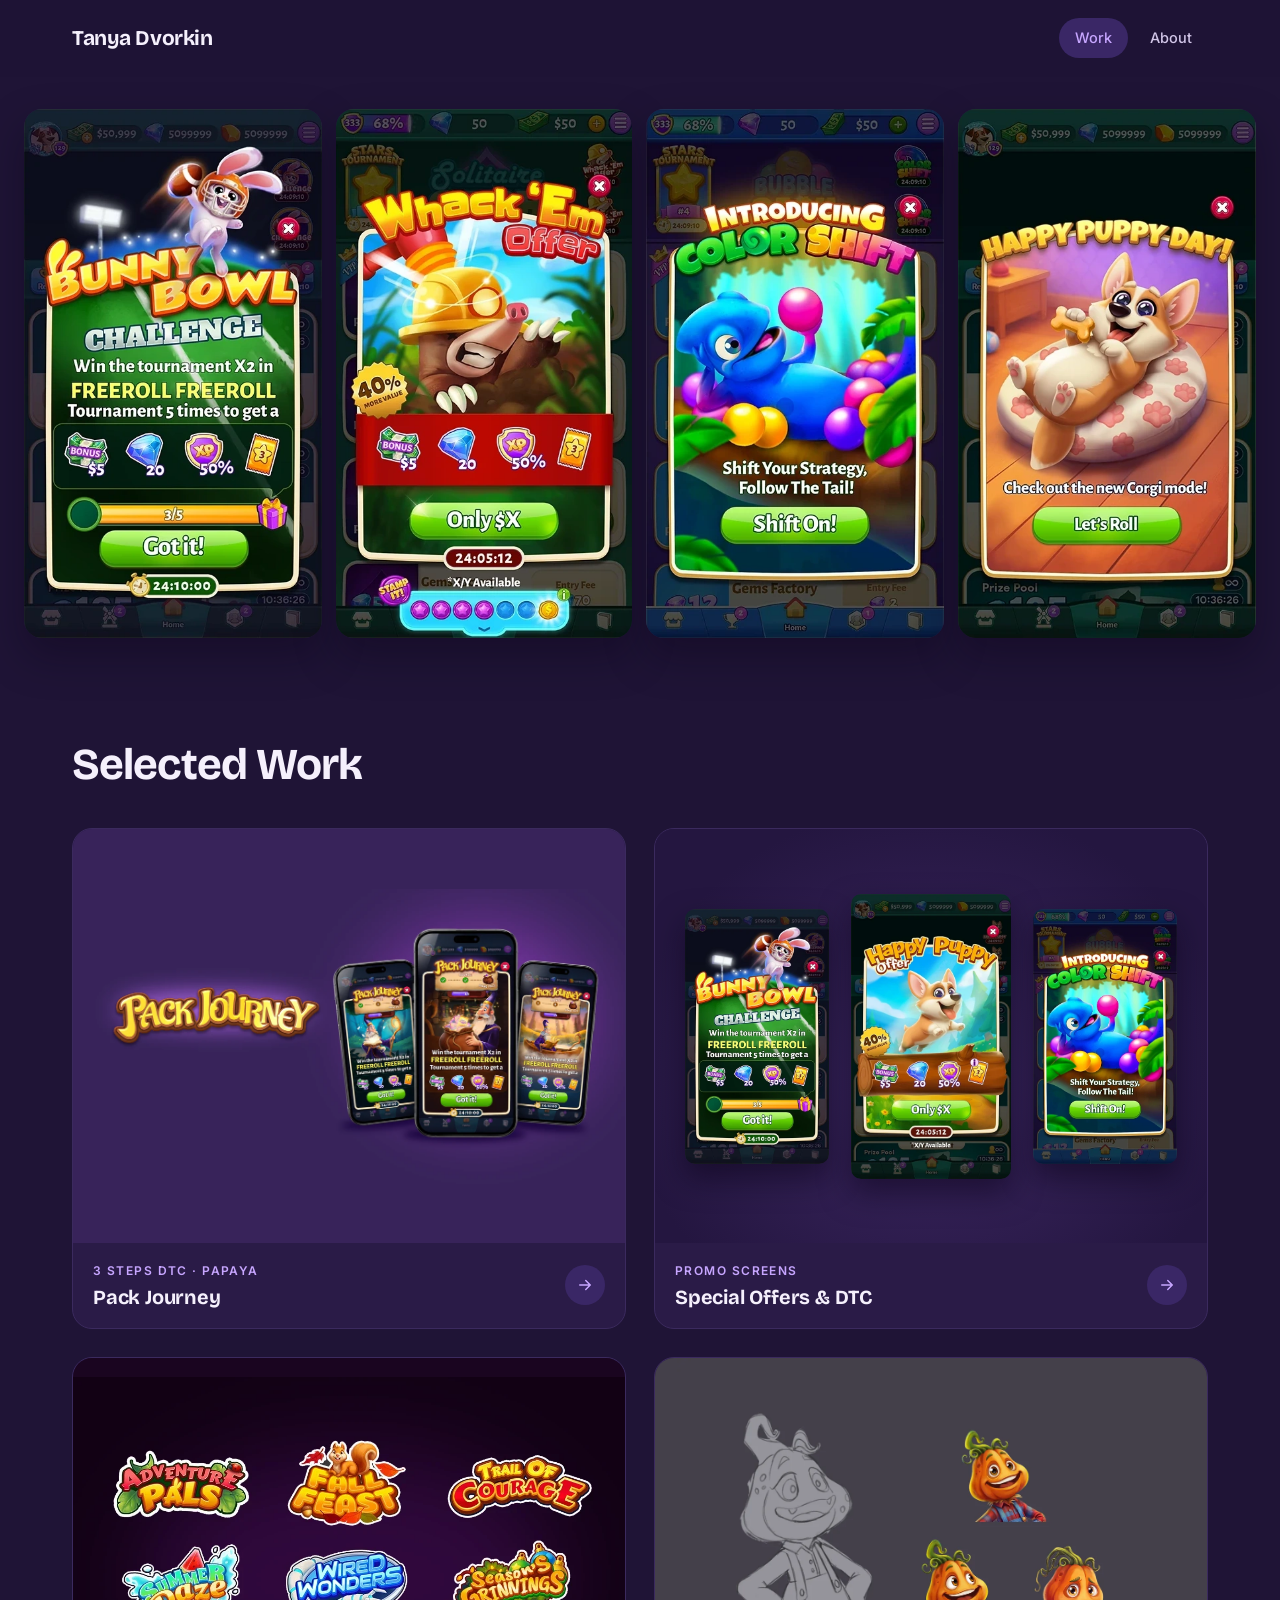
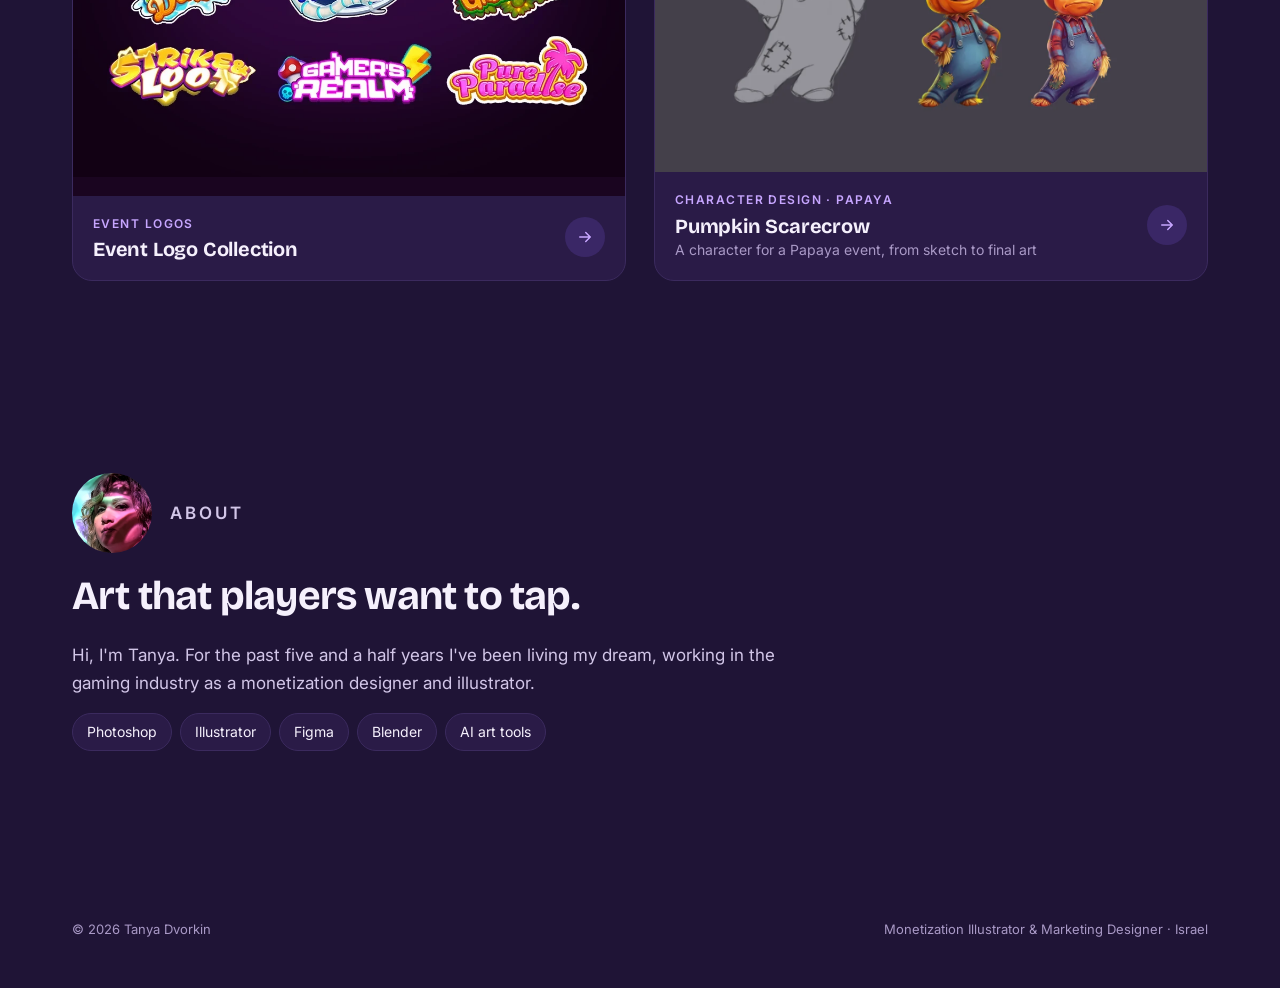
<file: index.html>
<!doctype html>
<html lang="en">
<head>
<meta charset="utf-8">
<meta name="viewport" content="width=device-width,initial-scale=1">
<title>Tanya Dvorkin — Monetization Illustrator & Marketing Designer</title>
<meta name="description" content="Tanya Dvorkin — Monetization Illustrator and Marketing Designer: event branding, offer art and marketing assets for casual mobile games.">
<meta property="og:title" content="Tanya Dvorkin — Monetization Illustrator & Marketing Designer">
<meta property="og:description" content="Tanya Dvorkin — Monetization Illustrator and Marketing Designer: event branding, offer art and marketing assets for casual mobile games.">
<meta name="theme-color" content="#1f1436">
<link rel="preconnect" href="https://fonts.googleapis.com">
<link rel="preconnect" href="https://fonts.gstatic.com" crossorigin>
<link href="https://fonts.googleapis.com/css2?family=Bricolage+Grotesque:opsz,wght@12..96,600;12..96,700;12..96,800&family=Inter:wght@400;500;600&display=swap" rel="stylesheet">
<link rel="stylesheet" href="styles.css">
<link rel="icon" href="data:image/svg+xml,%3Csvg xmlns='http://www.w3.org/2000/svg' viewBox='0 0 32 32'%3E%3Crect width='32' height='32' rx='8' fill='%232a1a45'/%3E%3Ctext x='16' y='22' text-anchor='middle' font-family='Arial' font-weight='700' font-size='15' fill='%23e3a72f'%3ETD%3C/text%3E%3C/svg%3E">
</head>
<body>
<header class="nav"><div class="nav-inner">
  <a href="#top" class="logo">Tanya Dvorkin</a>
  <button class="burger" aria-label="Open menu" aria-expanded="false">MENU</button>
  <nav class="links" aria-label="Main">
    <a href="#work" class="active" aria-current="page">Work</a>
    <a href="#about">About</a>
  </nav>
</div></header>

<main id="top">
<section class="collage reveal" aria-labelledby="home-title">
  <h1 id="home-title" class="sr">Tanya Dvorkin — Monetization Illustrator &amp; Marketing Designer</h1>
  <a href="special-offers.html" style="--r:0.562"><img src="assets/projects/special-offers/bunny-bowl-challenge.webp" width="450" height="801" alt="Bunny Bowl Challenge promotional screen" fetchpriority="high"></a>
  <a href="special-offers.html" style="--r:0.561"><img src="assets/projects/special-offers/whack-em-offer.webp" width="450" height="802" alt="Whack &#39;Em Offer promotional screen" loading="lazy"></a>
  <a href="special-offers.html" style="--r:0.562"><img src="assets/projects/special-offers/color-shift-intro.webp" width="451" height="802" alt="Introducing Color Shift promotional screen" loading="lazy"></a>
  <a href="special-offers.html" style="--r:0.563"><img src="assets/projects/special-offers/happy-puppy-day.webp" width="449" height="798" alt="Happy Puppy Day promotional screen" loading="lazy"></a>
</section>

<section class="wrap sec" id="work">
  <div class="sec-head reveal"><h2 class="h2">Selected Work</h2></div>
  <div class="cards">
    <a href="pack-journey.html" class="card reveal">
      <div class="cover"><img class="fit" style="background:#38235a" src="assets/projects/pack-journey/pack-journey-hero-1200.webp" srcset="assets/projects/pack-journey/pack-journey-hero-1200.webp 1200w, assets/projects/pack-journey/pack-journey-hero.webp 2400w" sizes="(max-width: 760px) 100vw, 800px" width="2400" height="1286" alt="Pack Journey event logo and three promotional screens on phones" loading="lazy"></div>
      <div class="card-body"><div><span class="cat">3 Steps DTC · Papaya</span><h3>Pack Journey</h3></div><span class="go"><svg viewBox="0 0 24 24" aria-hidden="true"><path d="M5 12h14M13 6l6 6-6 6"/></svg></span></div>
    </a>
    <a href="special-offers.html" class="card reveal">
      <div class="cover"><div class="so-cover"><img src="assets/projects/special-offers/bunny-bowl-challenge.webp" width="450" height="801" alt="" loading="lazy"><img src="assets/projects/special-offers/happy-puppy-offer.webp" width="450" height="800" alt="" loading="lazy"><img src="assets/projects/special-offers/color-shift-intro.webp" width="451" height="802" alt="" loading="lazy"></div></div>
      <div class="card-body"><div><span class="cat">Promo Screens</span><h3>Special Offers & DTC</h3></div><span class="go"><svg viewBox="0 0 24 24" aria-hidden="true"><path d="M5 12h14M13 6l6 6-6 6"/></svg></span></div>
    </a>
    <a href="event-logos.html" class="card reveal">
      <div class="cover"><img class="fit" style="background:#1a0520" src="assets/projects/event-logos/event-logo-collection-cover.webp" width="1035" height="751" alt="Nine colorful event logos on a dark purple background" loading="lazy"></div>
      <div class="card-body"><div><span class="cat">Event Logos</span><h3>Event Logo Collection</h3></div><span class="go"><svg viewBox="0 0 24 24" aria-hidden="true"><path d="M5 12h14M13 6l6 6-6 6"/></svg></span></div>
    </a>
    <a href="character-design.html" class="card reveal">
      <div class="cover"><img class="fit" style="background:#44404a" src="assets/projects/character-design/pumpkin-scarecrow-sheet-thumb.webp" width="1200" height="979" alt="Pumpkin scarecrow character: sketch, final art and expressions" loading="lazy"></div>
      <div class="card-body"><div><span class="cat">Character Design · Papaya</span><h3>Pumpkin Scarecrow</h3><p>A character for a Papaya event, from sketch to final art</p></div><span class="go"><svg viewBox="0 0 24 24" aria-hidden="true"><path d="M5 12h14M13 6l6 6-6 6"/></svg></span></div>
    </a>
  </div>
</section>

<section class="wrap sec" id="about">
  <div class="about" style="display:block;max-width:760px">
    <div class="reveal">
      <div style="display:flex;align-items:center;gap:18px;margin-bottom:22px"><span style="flex:none;display:block;position:relative;width:80px;height:80px;border-radius:50%;overflow:hidden;background:var(--surface)"><img src="assets/about-portrait.webp" width="1152" height="1536" alt="Tanya Dvorkin" loading="lazy" style="position:absolute;width:190%;max-width:none;height:auto;left:-78%;top:-30%"></span><p class="eyebrow" style="margin:0">About</p></div>
      <h3>Art that players want to tap.</h3>
      <p>Hi, I'm Tanya. For the past five and a half years I've been living my dream, working in the gaming industry as a monetization designer and illustrator.</p>
      <div class="tools"><span>Photoshop</span><span>Illustrator</span><span>Figma</span><span>Blender</span><span>AI art tools</span></div>
    </div>
  </div>
</section>

</main>
<footer><div class="wrap"><span>© <span class="year">2026</span> Tanya Dvorkin</span><span>Monetization Illustrator &amp; Marketing Designer · Israel</span></div></footer>
<div class="lb" role="dialog" aria-modal="true" aria-label="Full-size artwork"><button class="lb-close" aria-label="Close">CLOSE</button><img alt=""></div>
<script src="script.js"></script>
</body>
</html>
</file>
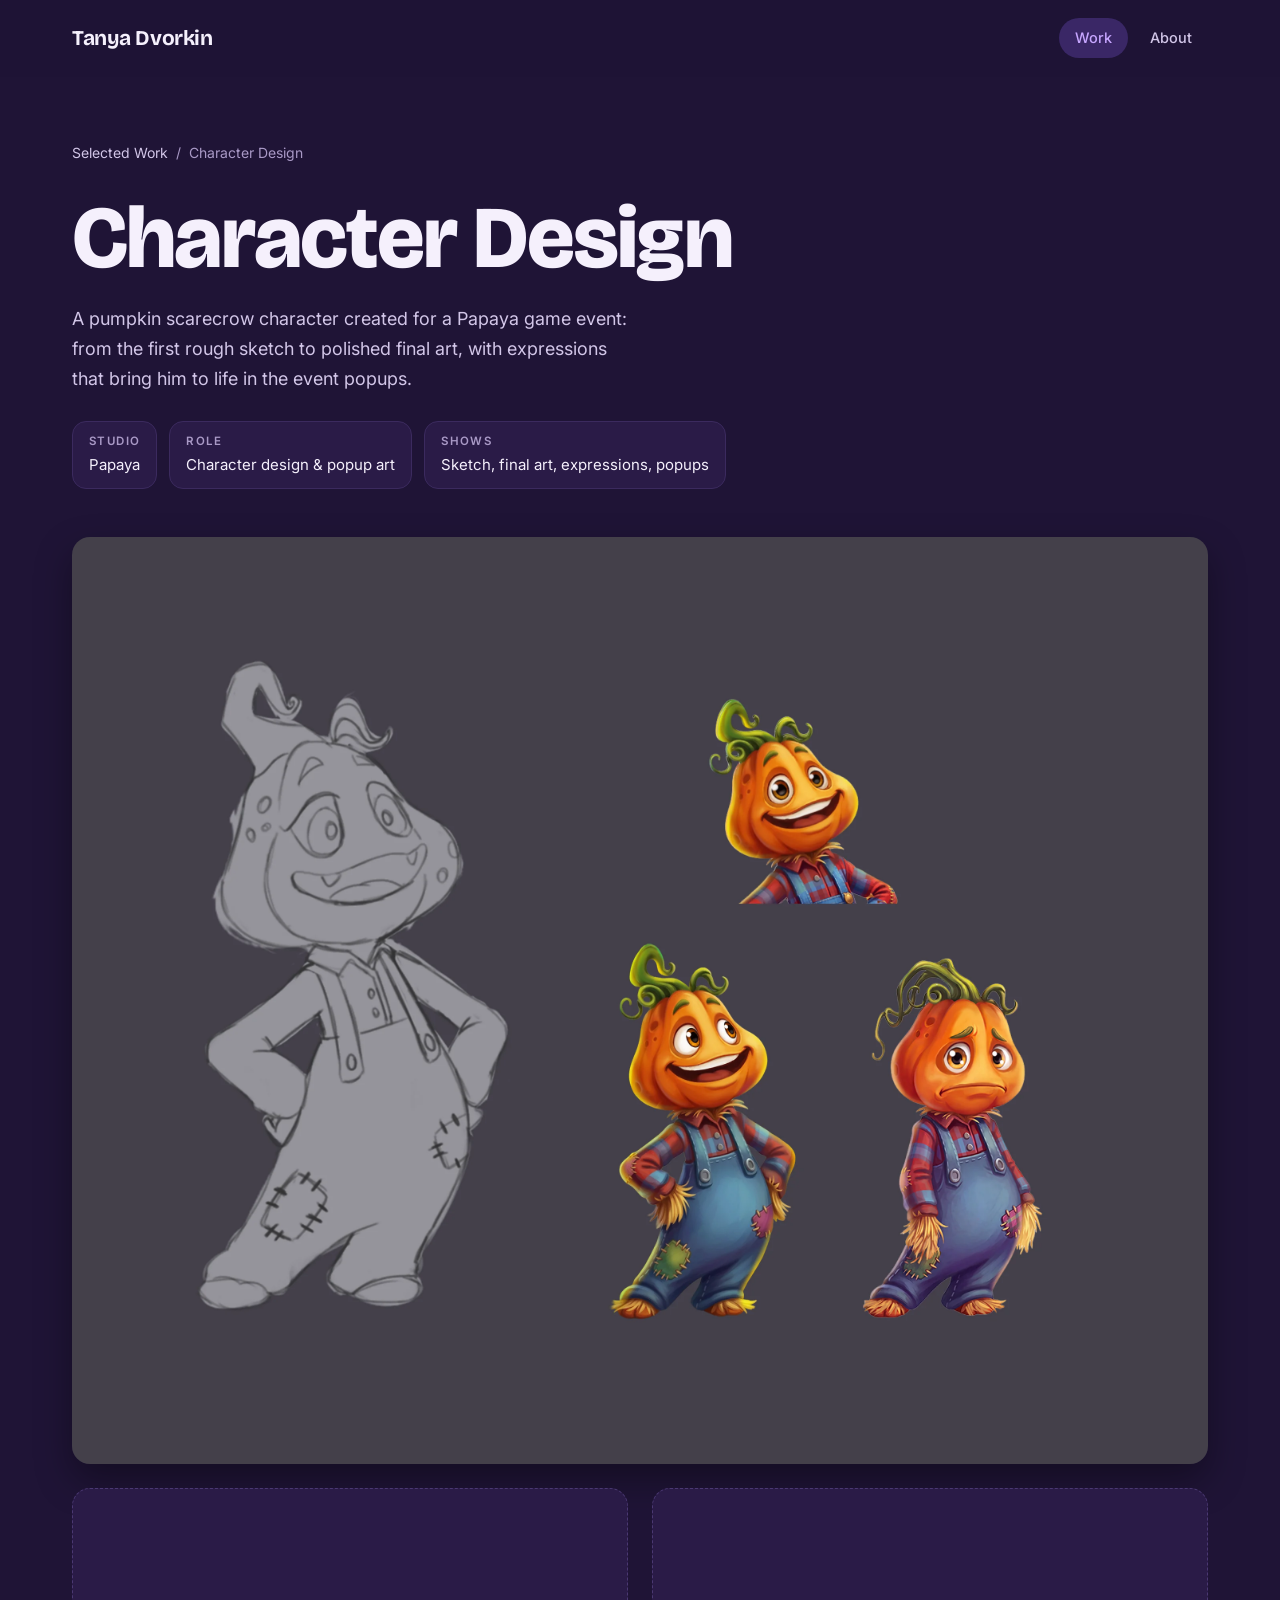
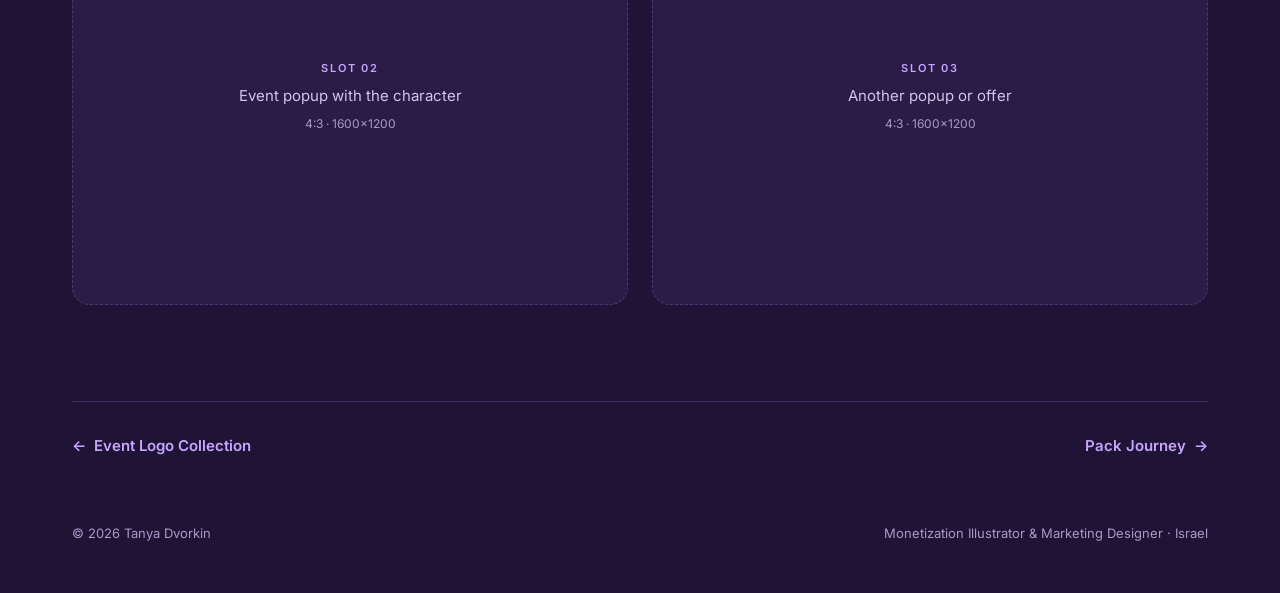
<file: character-design.html>
<!doctype html>
<html lang="en">
<head>
<meta charset="utf-8">
<meta name="viewport" content="width=device-width,initial-scale=1">
<title>Character Design — Tanya Dvorkin</title>
<meta name="description" content="A pumpkin scarecrow character created for a Papaya game event: from the first rough sketch to polished final art, with expressions that bring him to life in the event popups.">
<meta property="og:title" content="Character Design — Tanya Dvorkin">
<meta property="og:description" content="A pumpkin scarecrow character created for a Papaya game event: from the first rough sketch to polished final art, with expressions that bring him to life in the event popups.">
<meta name="theme-color" content="#1f1436">
<link rel="preconnect" href="https://fonts.googleapis.com">
<link rel="preconnect" href="https://fonts.gstatic.com" crossorigin>
<link href="https://fonts.googleapis.com/css2?family=Bricolage+Grotesque:opsz,wght@12..96,600;12..96,700;12..96,800&family=Inter:wght@400;500;600&display=swap" rel="stylesheet">
<link rel="stylesheet" href="styles.css">
<link rel="icon" href="data:image/svg+xml,%3Csvg xmlns='http://www.w3.org/2000/svg' viewBox='0 0 32 32'%3E%3Crect width='32' height='32' rx='8' fill='%232a1a45'/%3E%3Ctext x='16' y='22' text-anchor='middle' font-family='Arial' font-weight='700' font-size='15' fill='%23e3a72f'%3ETD%3C/text%3E%3C/svg%3E">
</head>
<body>
<header class="nav"><div class="nav-inner">
  <a href="index.html" class="logo">Tanya Dvorkin</a>
  <button class="burger" aria-label="Open menu" aria-expanded="false">MENU</button>
  <nav class="links" aria-label="Main">
    <a href="index.html#work" class="active" aria-current="page">Work</a>
    <a href="index.html#about">About</a>
  </nav>
</div></header>

<main class="wrap">
<header class="p-head">
  <nav class="crumbs" aria-label="Breadcrumb"><a href="index.html#work">Selected Work</a><span aria-hidden="true">/</span><span aria-current="page">Character Design</span></nav>
  <h1 class="reveal">Character Design</h1>
  <p class="lead reveal">A pumpkin scarecrow character created for a Papaya game event: from the first rough sketch to polished final art, with expressions that bring him to life in the event popups.</p>
  <div class="meta"><div><small>Studio</small><span>Papaya</span></div><div><small>Role</small><span>Character design & popup art</span></div><div><small>Shows</small><span>Sketch, final art, expressions, popups</span></div></div>
</header>
<div class="gallery"><button class="art zoom reveal" data-full="assets/projects/character-design/pumpkin-scarecrow-sheet.webp" data-alt="Pumpkin scarecrow character: pencil sketch, final colored art and happy and sad expressions" aria-label="View full size"><img src="assets/projects/character-design/pumpkin-scarecrow-sheet.webp" width="2850" height="2326" alt="Pumpkin scarecrow character: pencil sketch, final colored art and happy and sad expressions" loading="lazy"></button><div class="ph g-half reveal"><span class="num">Slot 02</span><span class="lbl">Event popup with the character</span><span class="size">4:3 · 1600×1200</span></div><div class="ph g-half reveal"><span class="num">Slot 03</span><span class="lbl">Another popup or offer</span><span class="size">4:3 · 1600×1200</span></div></div>
<div class="next" style="margin-top:96px"><a href="event-logos.html" class="link"><span class="arr">←</span> Event Logo Collection</a><a href="pack-journey.html" class="link">Pack Journey <span class="arr">→</span></a></div>
</main>
<footer><div class="wrap"><span>© <span class="year">2026</span> Tanya Dvorkin</span><span>Monetization Illustrator &amp; Marketing Designer · Israel</span></div></footer>
<div class="lb" role="dialog" aria-modal="true" aria-label="Full-size artwork"><button class="lb-close" aria-label="Close">CLOSE</button><img alt=""></div>
<script src="script.js"></script>
</body>
</html>
</file>
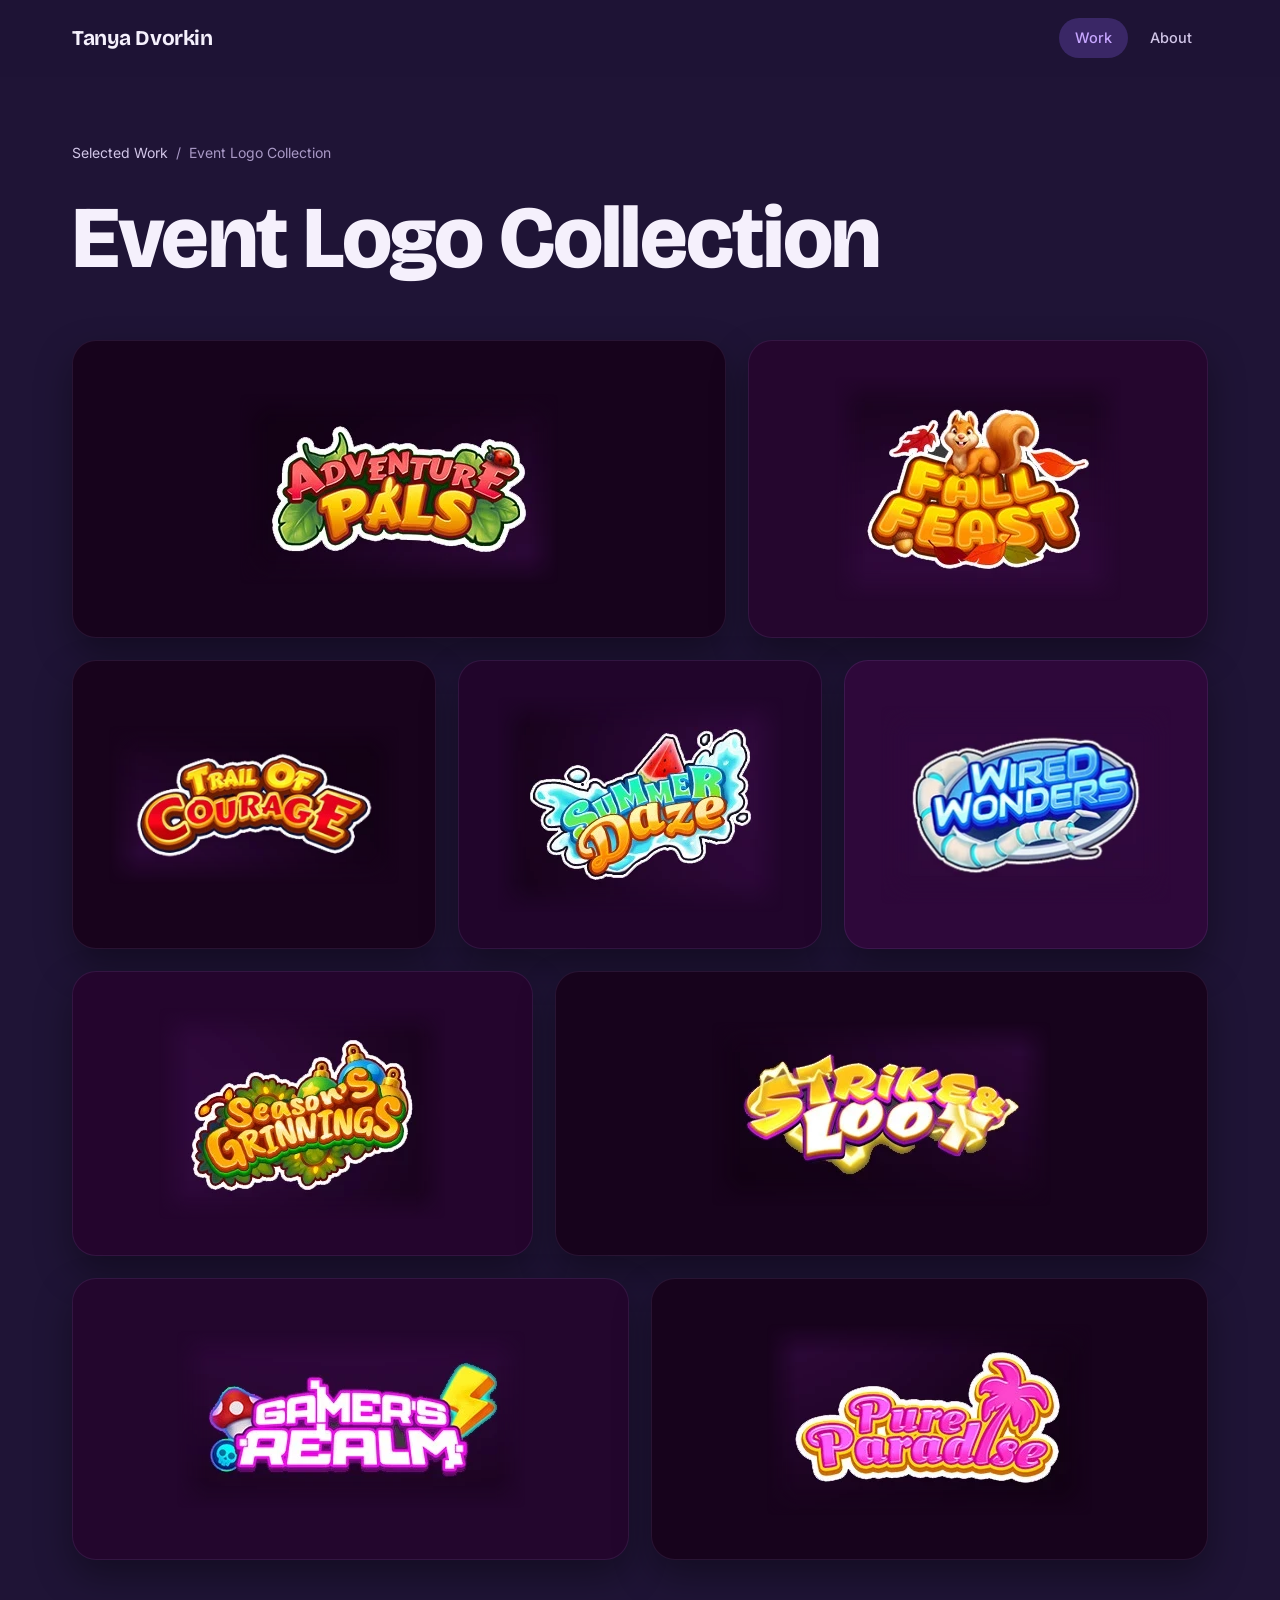
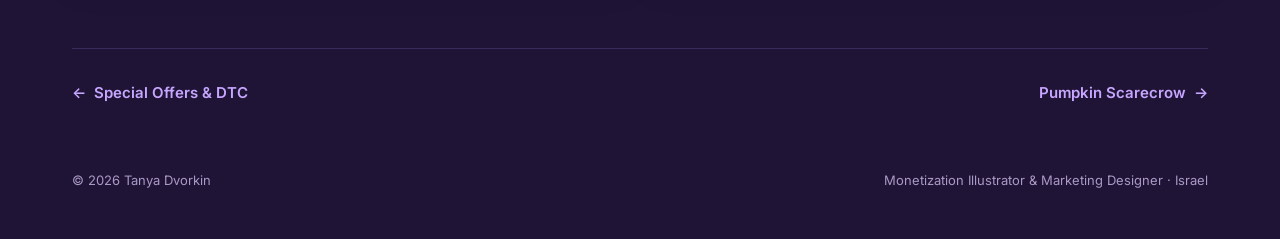
<file: event-logos.html>
<!doctype html>
<html lang="en">
<head>
<meta charset="utf-8">
<meta name="viewport" content="width=device-width,initial-scale=1">
<title>Event Logo Collection — Tanya Dvorkin</title>
<meta name="description" content="Event logos for casual mobile games by Tanya Dvorkin.">
<meta property="og:title" content="Event Logo Collection — Tanya Dvorkin">
<meta property="og:description" content="Event logos for casual mobile games by Tanya Dvorkin.">
<meta name="theme-color" content="#1f1436">
<link rel="preconnect" href="https://fonts.googleapis.com">
<link rel="preconnect" href="https://fonts.gstatic.com" crossorigin>
<link href="https://fonts.googleapis.com/css2?family=Bricolage+Grotesque:opsz,wght@12..96,600;12..96,700;12..96,800&family=Inter:wght@400;500;600&display=swap" rel="stylesheet">
<link rel="stylesheet" href="styles.css">
<link rel="icon" href="data:image/svg+xml,%3Csvg xmlns='http://www.w3.org/2000/svg' viewBox='0 0 32 32'%3E%3Crect width='32' height='32' rx='8' fill='%232a1a45'/%3E%3Ctext x='16' y='22' text-anchor='middle' font-family='Arial' font-weight='700' font-size='15' fill='%23e3a72f'%3ETD%3C/text%3E%3C/svg%3E">
</head>
<body>
<header class="nav"><div class="nav-inner">
  <a href="index.html" class="logo">Tanya Dvorkin</a>
  <button class="burger" aria-label="Open menu" aria-expanded="false">MENU</button>
  <nav class="links" aria-label="Main">
    <a href="index.html#work" class="active" aria-current="page">Work</a>
    <a href="index.html#about">About</a>
  </nav>
</div></header>

<main class="wrap">
<header class="p-head">
  <nav class="crumbs" aria-label="Breadcrumb"><a href="index.html#work">Selected Work</a><span aria-hidden="true">/</span><span aria-current="page">Event Logo Collection</span></nav>
  <h1 class="reveal">Event Logo Collection</h1>
</header>

<section class="lg-grid" aria-label="Logos">
    <figure class="lg-tile reveal" style="--bg:#17031c">
      <button class="zoom" data-full="assets/projects/event-logos/adventure-pals.webp" data-alt="Adventure Pals event logo" data-lb="up" aria-label="View Adventure Pals event logo full size">
        <img src="assets/projects/event-logos/adventure-pals.webp" width="318" height="190" alt="Adventure Pals event logo" loading="lazy">
      </button>
    </figure>
    <figure class="lg-tile reveal" style="--bg:#25062e">
      <button class="zoom" data-full="assets/projects/event-logos/fall-feast.webp" data-alt="Fall Feast event logo" data-lb="up" aria-label="View Fall Feast event logo full size">
        <img src="assets/projects/event-logos/fall-feast.webp" width="286" height="224" alt="Fall Feast event logo" loading="lazy">
      </button>
    </figure>
    <figure class="lg-tile reveal" style="--bg:#18031c">
      <button class="zoom" data-full="assets/projects/event-logos/trail-of-courage.webp" data-alt="Trail of Courage event logo" data-lb="up" aria-label="View Trail of Courage event logo full size">
        <img src="assets/projects/event-logos/trail-of-courage.webp" width="335" height="183" alt="Trail of Courage event logo" loading="lazy">
      </button>
    </figure>
    <figure class="lg-tile reveal" style="--bg:#21052b">
      <button class="zoom" data-full="assets/projects/event-logos/summer-daze.webp" data-alt="Summer Daze event logo" data-lb="up" aria-label="View Summer Daze event logo full size">
        <img src="assets/projects/event-logos/summer-daze.webp" width="285" height="215" alt="Summer Daze event logo" loading="lazy">
      </button>
    </figure>
    <figure class="lg-tile reveal" style="--bg:#2e083a">
      <button class="zoom" data-full="assets/projects/event-logos/wired-wonders.webp" data-alt="Wired Wonders event logo" data-lb="up" aria-label="View Wired Wonders event logo full size">
        <img src="assets/projects/event-logos/wired-wonders.webp" width="292" height="200" alt="Wired Wonders event logo" loading="lazy">
      </button>
    </figure>
    <figure class="lg-tile reveal" style="--bg:#24052d">
      <button class="zoom" data-full="assets/projects/event-logos/seasons-grinnings.webp" data-alt="Season&#39;s Grinnings event logo" data-lb="up" aria-label="View Season&#39;s Grinnings event logo full size">
        <img src="assets/projects/event-logos/seasons-grinnings.webp" width="286" height="211" alt="Season&#39;s Grinnings event logo" loading="lazy">
      </button>
    </figure>
    <figure class="lg-tile reveal" style="--bg:#17031c">
      <button class="zoom" data-full="assets/projects/event-logos/strike-and-loot.webp" data-alt="Strike &amp; Loot event logo" data-lb="up" aria-label="View Strike &amp; Loot event logo full size">
        <img src="assets/projects/event-logos/strike-and-loot.webp" width="339" height="184" alt="Strike &amp; Loot event logo" loading="lazy">
      </button>
    </figure>
    <figure class="lg-tile reveal" style="--bg:#23062d">
      <button class="zoom" data-full="assets/projects/event-logos/gamers-realm.webp" data-alt="Gamer&#39;s Realm event logo" data-lb="up" aria-label="View Gamer&#39;s Realm event logo full size">
        <img src="assets/projects/event-logos/gamers-realm.webp" width="348" height="177" alt="Gamer&#39;s Realm event logo" loading="lazy">
      </button>
    </figure>
    <figure class="lg-tile reveal" style="--bg:#17031c">
      <button class="zoom" data-full="assets/projects/event-logos/pure-paradise.webp" data-alt="Pure Paradise event logo" data-lb="up" aria-label="View Pure Paradise event logo full size">
        <img src="assets/projects/event-logos/pure-paradise.webp" width="325" height="191" alt="Pure Paradise event logo" loading="lazy">
      </button>
    </figure>
</section>

<div class="next"><a href="special-offers.html" class="link"><span class="arr">←</span> Special Offers &amp; DTC</a><a href="character-design.html" class="link">Pumpkin Scarecrow <span class="arr">→</span></a></div>
</main>
<footer><div class="wrap"><span>© <span class="year">2026</span> Tanya Dvorkin</span><span>Monetization Illustrator &amp; Marketing Designer · Israel</span></div></footer>
<div class="lb" role="dialog" aria-modal="true" aria-label="Full-size artwork"><button class="lb-close" aria-label="Close">CLOSE</button><img alt=""></div>
<script src="script.js"></script>
</body>
</html>
</file>
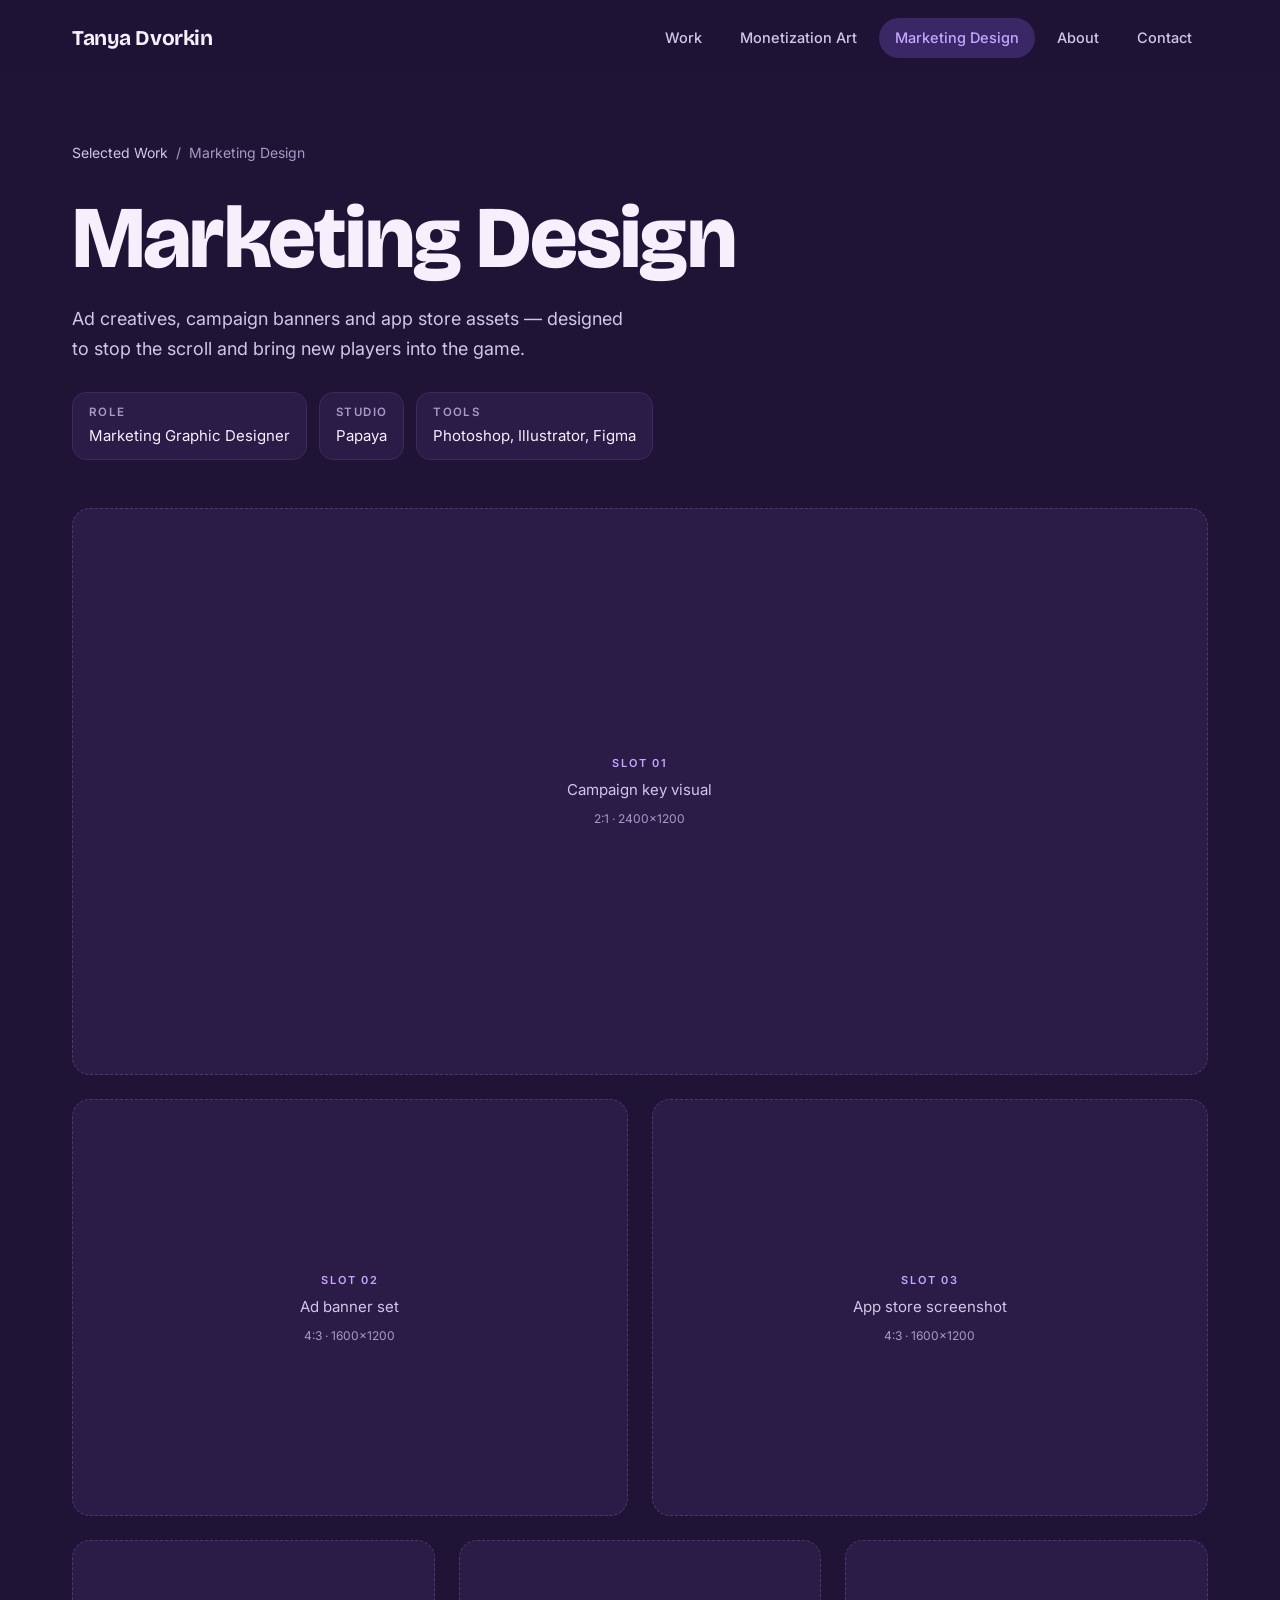
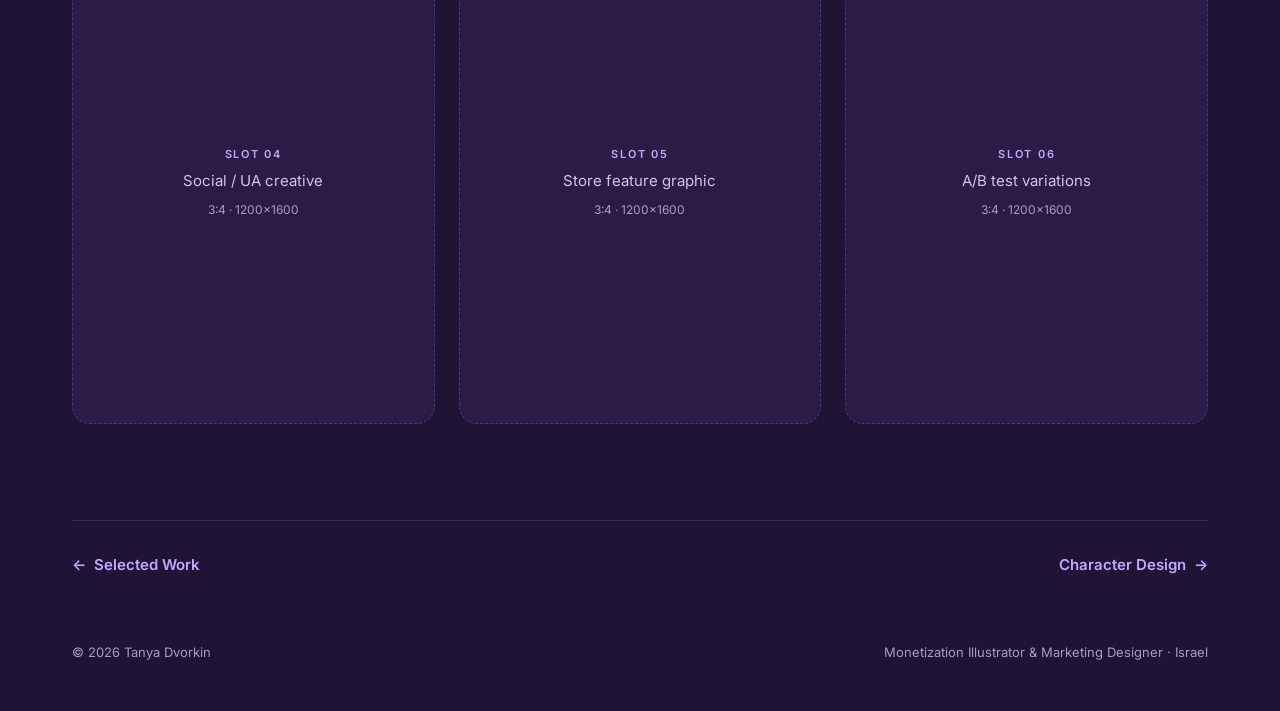
<file: marketing.html>
<!doctype html>
<html lang="en">
<head>
<meta charset="utf-8">
<meta name="viewport" content="width=device-width,initial-scale=1">
<title>Marketing Design — Tanya Dvorkin</title>
<meta name="description" content="Ad creatives, campaign banners and app store assets — designed to stop the scroll and bring new players into the game.">
<meta property="og:title" content="Marketing Design — Tanya Dvorkin">
<meta property="og:description" content="Ad creatives, campaign banners and app store assets — designed to stop the scroll and bring new players into the game.">
<meta name="theme-color" content="#1f1436">
<link rel="preconnect" href="https://fonts.googleapis.com">
<link rel="preconnect" href="https://fonts.gstatic.com" crossorigin>
<link href="https://fonts.googleapis.com/css2?family=Bricolage+Grotesque:opsz,wght@12..96,600;12..96,700;12..96,800&family=Inter:wght@400;500;600&display=swap" rel="stylesheet">
<link rel="stylesheet" href="styles.css">
<link rel="icon" href="data:image/svg+xml,%3Csvg xmlns='http://www.w3.org/2000/svg' viewBox='0 0 32 32'%3E%3Crect width='32' height='32' rx='8' fill='%232a1a45'/%3E%3Ctext x='16' y='22' text-anchor='middle' font-family='Arial' font-weight='700' font-size='15' fill='%23e3a72f'%3ETD%3C/text%3E%3C/svg%3E">
</head>
<body>
<header class="nav"><div class="nav-inner">
  <a href="index.html" class="logo">Tanya Dvorkin</a>
  <button class="burger" aria-label="Open menu" aria-expanded="false">MENU</button>
  <nav class="links" aria-label="Main">
    <a href="index.html#work">Work</a>
    <a href="monetization.html">Monetization Art</a>
    <a href="marketing.html" class="active" aria-current="page">Marketing Design</a>
    <a href="index.html#about">About</a>
    <a href="index.html#contact">Contact</a>
  </nav>
</div></header>

<main class="wrap">
<header class="p-head">
  <nav class="crumbs" aria-label="Breadcrumb"><a href="index.html#work">Selected Work</a><span aria-hidden="true">/</span><span aria-current="page">Marketing Design</span></nav>
  <h1 class="reveal">Marketing Design</h1>
  <p class="lead reveal">Ad creatives, campaign banners and app store assets — designed to stop the scroll and bring new players into the game.</p>
  <div class="meta"><div><small>Role</small><span>Marketing Graphic Designer</span></div><div><small>Studio</small><span>Papaya</span></div><div><small>Tools</small><span>Photoshop, Illustrator, Figma</span></div></div>
</header>
<div class="gallery"><div class="ph g-wide reveal"><span class="num">Slot 01</span><span class="lbl">Campaign key visual</span><span class="size">2:1 · 2400×1200</span></div><div class="ph g-half reveal"><span class="num">Slot 02</span><span class="lbl">Ad banner set</span><span class="size">4:3 · 1600×1200</span></div><div class="ph g-half reveal"><span class="num">Slot 03</span><span class="lbl">App store screenshot</span><span class="size">4:3 · 1600×1200</span></div><div class="ph g-third reveal"><span class="num">Slot 04</span><span class="lbl">Social / UA creative</span><span class="size">3:4 · 1200×1600</span></div><div class="ph g-third reveal"><span class="num">Slot 05</span><span class="lbl">Store feature graphic</span><span class="size">3:4 · 1200×1600</span></div><div class="ph g-third reveal"><span class="num">Slot 06</span><span class="lbl">A/B test variations</span><span class="size">3:4 · 1200×1600</span></div></div>
<div class="next" style="margin-top:96px"><a href="index.html#work" class="link"><span class="arr">←</span> Selected Work</a><a href="character-design.html" class="link">Character Design <span class="arr">→</span></a></div>
</main>
<footer><div class="wrap"><span>© <span class="year">2026</span> Tanya Dvorkin</span><span>Monetization Illustrator &amp; Marketing Designer · Israel</span></div></footer>
<div class="lb" role="dialog" aria-modal="true" aria-label="Full-size artwork"><button class="lb-close" aria-label="Close">CLOSE</button><img alt=""></div>
<script src="script.js"></script>
</body>
</html>
</file>
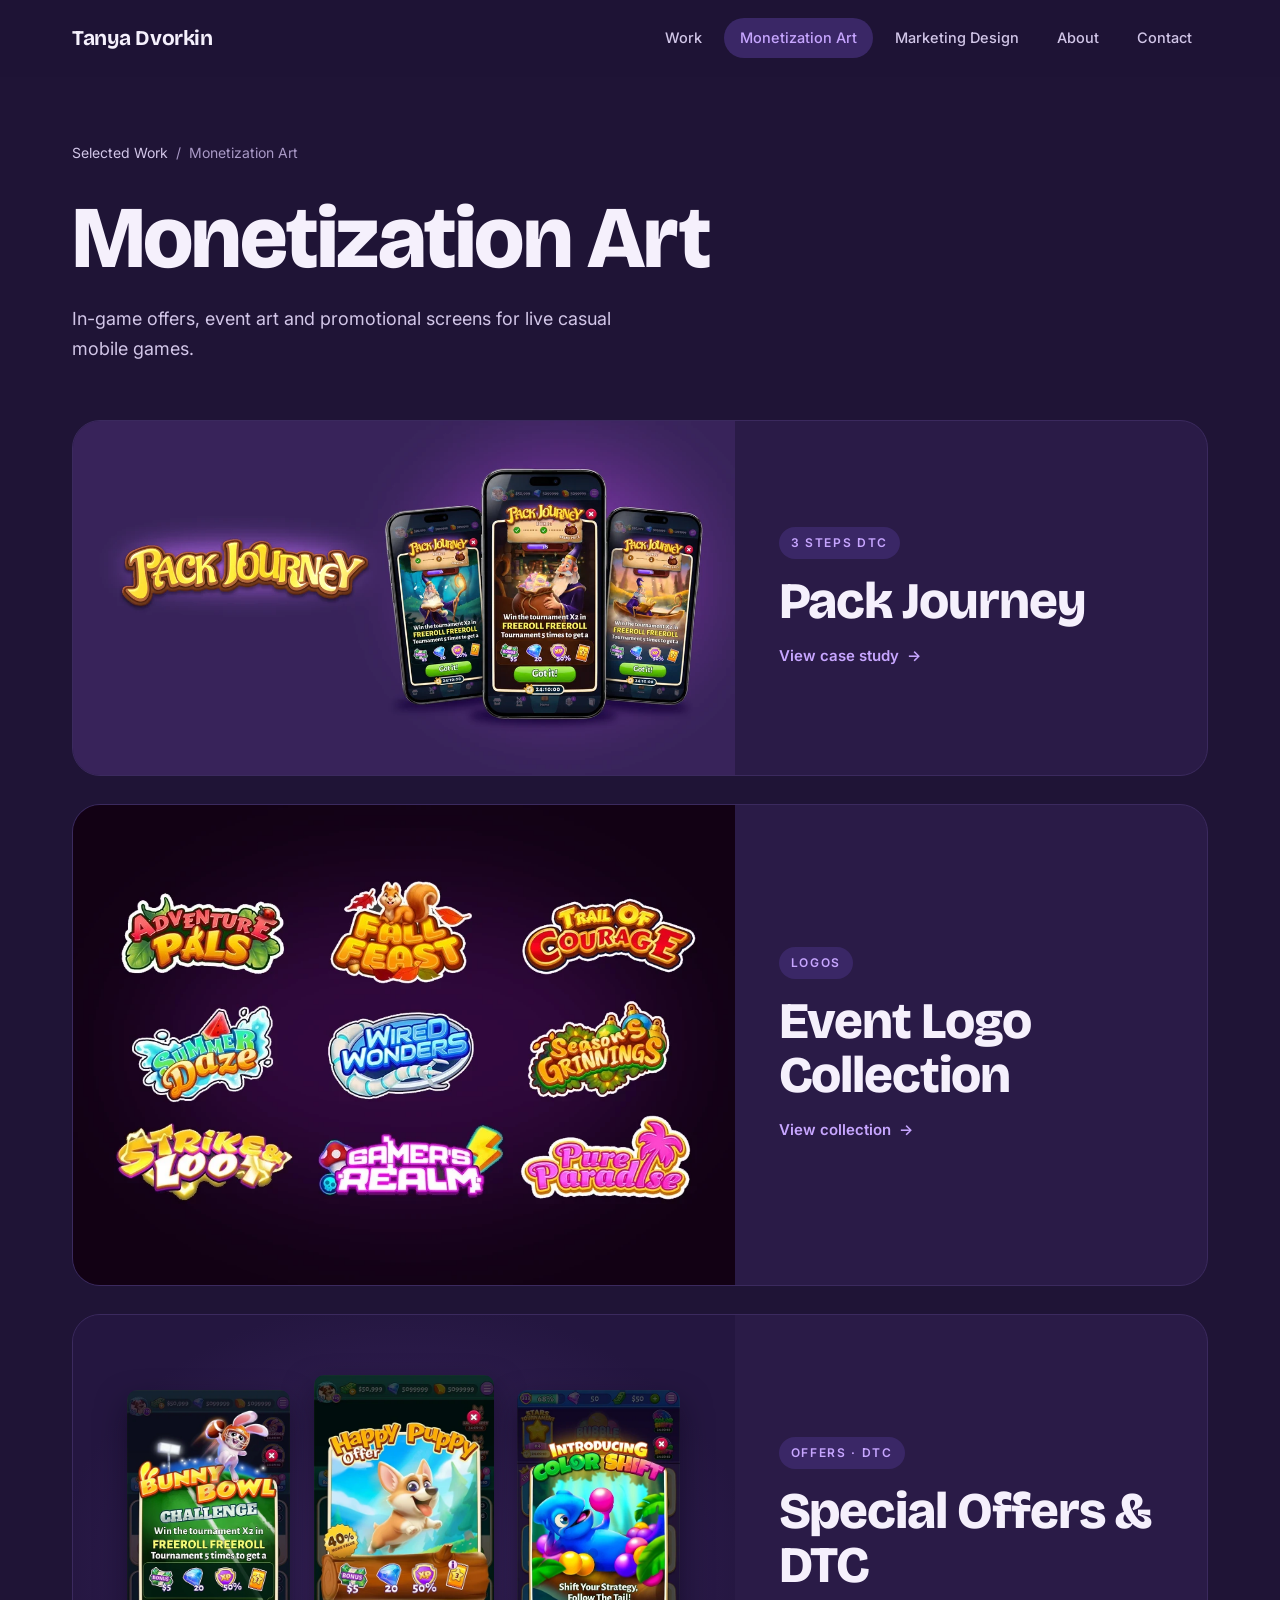
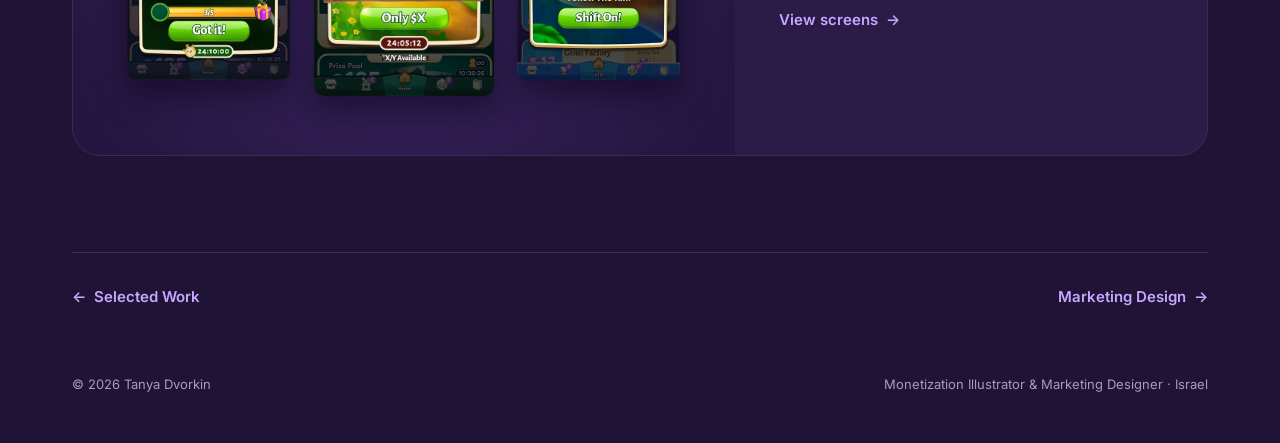
<file: monetization.html>
<!doctype html>
<html lang="en">
<head>
<meta charset="utf-8">
<meta name="viewport" content="width=device-width,initial-scale=1">
<title>Monetization Art — Tanya Dvorkin</title>
<meta name="description" content="Monetization illustration by Tanya Dvorkin: in-game offers, event art and promotional screens for casual mobile games.">
<meta property="og:title" content="Monetization Art — Tanya Dvorkin">
<meta property="og:description" content="Monetization illustration by Tanya Dvorkin: in-game offers, event art and promotional screens for casual mobile games.">
<meta name="theme-color" content="#1f1436">
<link rel="preconnect" href="https://fonts.googleapis.com">
<link rel="preconnect" href="https://fonts.gstatic.com" crossorigin>
<link href="https://fonts.googleapis.com/css2?family=Bricolage+Grotesque:opsz,wght@12..96,600;12..96,700;12..96,800&family=Inter:wght@400;500;600&display=swap" rel="stylesheet">
<link rel="stylesheet" href="styles.css">
<link rel="icon" href="data:image/svg+xml,%3Csvg xmlns='http://www.w3.org/2000/svg' viewBox='0 0 32 32'%3E%3Crect width='32' height='32' rx='8' fill='%232a1a45'/%3E%3Ctext x='16' y='22' text-anchor='middle' font-family='Arial' font-weight='700' font-size='15' fill='%23e3a72f'%3ETD%3C/text%3E%3C/svg%3E">
</head>
<body>
<header class="nav"><div class="nav-inner">
  <a href="index.html" class="logo">Tanya Dvorkin</a>
  <button class="burger" aria-label="Open menu" aria-expanded="false">MENU</button>
  <nav class="links" aria-label="Main">
    <a href="index.html#work">Work</a>
    <a href="monetization.html" class="active" aria-current="page">Monetization Art</a>
    <a href="marketing.html">Marketing Design</a>
    <a href="index.html#about">About</a>
    <a href="index.html#contact">Contact</a>
  </nav>
</div></header>

<main class="wrap">
<header class="p-head">
  <nav class="crumbs" aria-label="Breadcrumb"><a href="index.html#work">Selected Work</a><span aria-hidden="true">/</span><span aria-current="page">Monetization Art</span></nav>
  <h1 class="reveal">Monetization Art</h1>
  <p class="lead reveal">In-game offers, event art and promotional screens for live casual mobile games.</p>
</header>

<section class="sec" style="padding-top:8px">
  <a href="pack-journey.html" class="feature reveal">
    <div class="visual banner-visual">
      <img src="assets/projects/pack-journey/pack-journey-hero-1200.webp" srcset="assets/projects/pack-journey/pack-journey-hero-1200.webp 1200w, assets/projects/pack-journey/pack-journey-hero.webp 2400w" sizes="(max-width: 900px) 100vw, 700px" width="2400" height="1286" alt="Pack Journey event logo and three promotional screens on phones" loading="lazy">
    </div>
    <div class="text">
      <span class="tag">3 Steps DTC</span>
      <h2>Pack Journey</h2>
      <span class="link">View case study <span class="arr">→</span></span>
    </div>
  </a>
  <a href="event-logos.html" class="feature reveal" style="margin-top:28px">
    <div class="visual banner-visual" style="background:#1a0520">
      <img src="assets/projects/event-logos/event-logo-collection-cover.webp" width="1035" height="751" alt="Nine colorful event logos on a dark purple background" loading="lazy">
    </div>
    <div class="text">
      <span class="tag">Logos</span>
      <h2>Event Logo Collection</h2>
      <span class="link">View collection <span class="arr">→</span></span>
    </div>
  </a>
  <a href="special-offers.html" class="feature reveal" style="margin-top:28px">
    <div class="visual so-visual">
      <img src="assets/projects/special-offers/bunny-bowl-challenge.webp" width="450" height="801" alt="" loading="lazy">
      <img src="assets/projects/special-offers/happy-puppy-offer.webp" width="450" height="800" alt="" loading="lazy">
      <img src="assets/projects/special-offers/color-shift-intro.webp" width="451" height="802" alt="" loading="lazy">
    </div>
    <div class="text">
      <span class="tag">Offers · DTC</span>
      <h2>Special Offers &amp; DTC</h2>
      <span class="link">View screens <span class="arr">→</span></span>
    </div>
  </a>
</section>

<div class="next"><a href="index.html#work" class="link"><span class="arr">←</span> Selected Work</a><a href="marketing.html" class="link">Marketing Design <span class="arr">→</span></a></div>
</main>
<footer><div class="wrap"><span>© <span class="year">2026</span> Tanya Dvorkin</span><span>Monetization Illustrator &amp; Marketing Designer · Israel</span></div></footer>
<div class="lb" role="dialog" aria-modal="true" aria-label="Full-size artwork"><button class="lb-close" aria-label="Close">CLOSE</button><img alt=""></div>
<script src="script.js"></script>
</body>
</html>
</file>
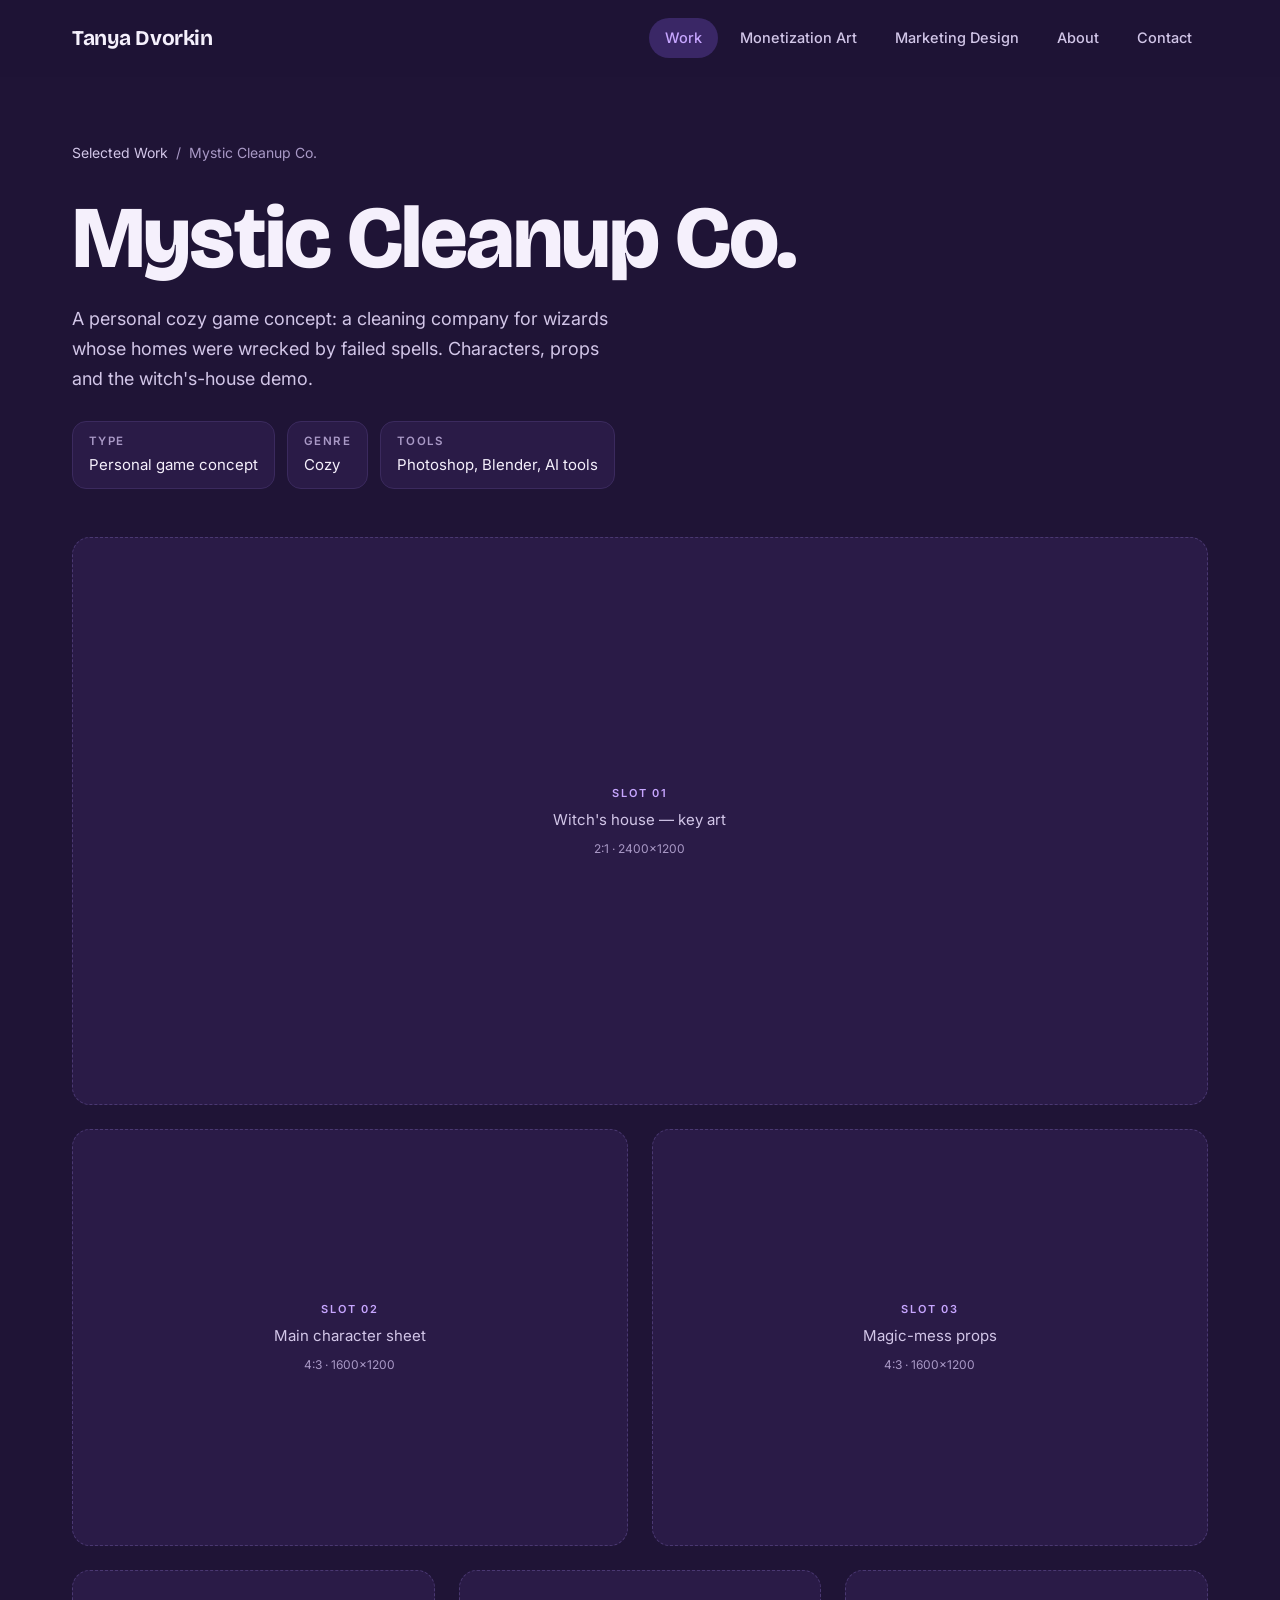
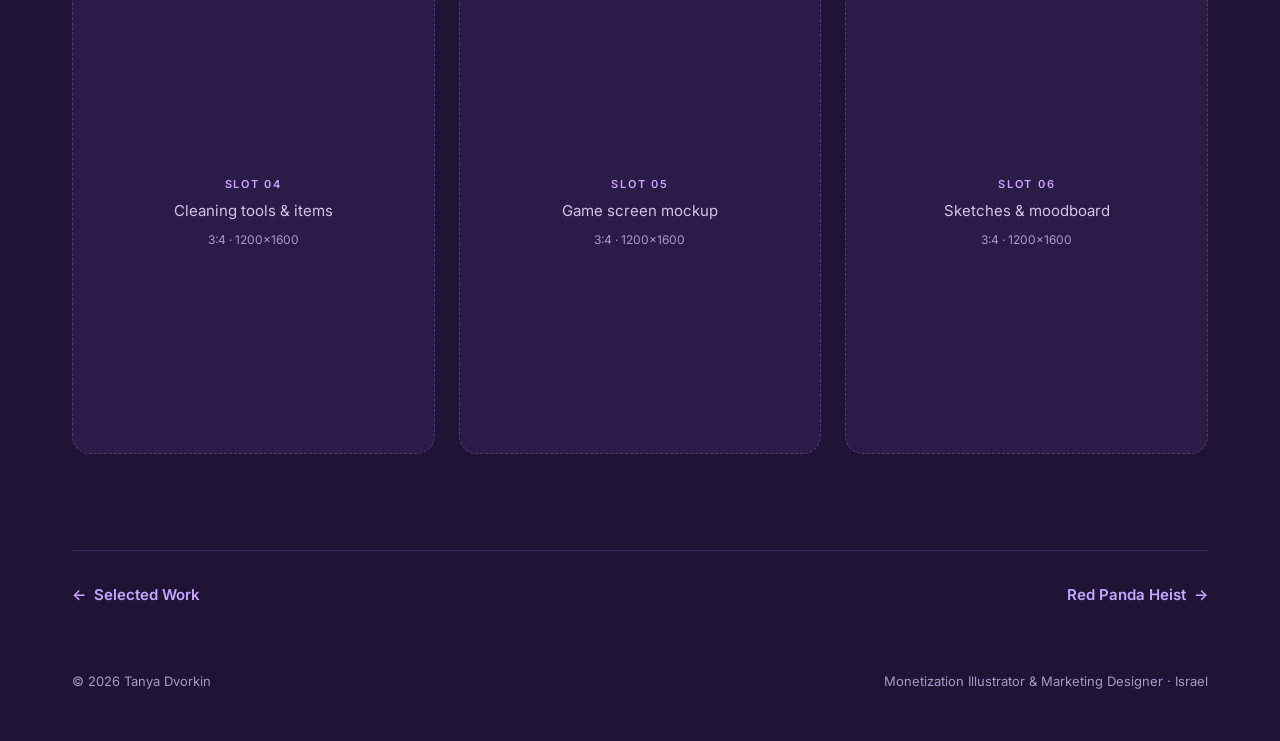
<file: mystic-cleanup.html>
<!doctype html>
<html lang="en">
<head>
<meta charset="utf-8">
<meta name="viewport" content="width=device-width,initial-scale=1">
<title>Mystic Cleanup Co. — Tanya Dvorkin</title>
<meta name="description" content="A personal cozy game concept: a cleaning company for wizards whose homes were wrecked by failed spells. Characters, props and the witch's-house demo.">
<meta property="og:title" content="Mystic Cleanup Co. — Tanya Dvorkin">
<meta property="og:description" content="A personal cozy game concept: a cleaning company for wizards whose homes were wrecked by failed spells. Characters, props and the witch's-house demo.">
<meta name="theme-color" content="#1f1436">
<link rel="preconnect" href="https://fonts.googleapis.com">
<link rel="preconnect" href="https://fonts.gstatic.com" crossorigin>
<link href="https://fonts.googleapis.com/css2?family=Bricolage+Grotesque:opsz,wght@12..96,600;12..96,700;12..96,800&family=Inter:wght@400;500;600&display=swap" rel="stylesheet">
<link rel="stylesheet" href="styles.css">
<link rel="icon" href="data:image/svg+xml,%3Csvg xmlns='http://www.w3.org/2000/svg' viewBox='0 0 32 32'%3E%3Crect width='32' height='32' rx='8' fill='%232a1a45'/%3E%3Ctext x='16' y='22' text-anchor='middle' font-family='Arial' font-weight='700' font-size='15' fill='%23e3a72f'%3ETD%3C/text%3E%3C/svg%3E">
</head>
<body>
<header class="nav"><div class="nav-inner">
  <a href="index.html" class="logo">Tanya Dvorkin</a>
  <button class="burger" aria-label="Open menu" aria-expanded="false">MENU</button>
  <nav class="links" aria-label="Main">
    <a href="index.html#work" class="active" aria-current="page">Work</a>
    <a href="monetization.html">Monetization Art</a>
    <a href="marketing.html">Marketing Design</a>
    <a href="index.html#about">About</a>
    <a href="index.html#contact">Contact</a>
  </nav>
</div></header>

<main class="wrap">
<header class="p-head">
  <nav class="crumbs" aria-label="Breadcrumb"><a href="index.html#work">Selected Work</a><span aria-hidden="true">/</span><span aria-current="page">Mystic Cleanup Co.</span></nav>
  <h1 class="reveal">Mystic Cleanup Co.</h1>
  <p class="lead reveal">A personal cozy game concept: a cleaning company for wizards whose homes were wrecked by failed spells. Characters, props and the witch's-house demo.</p>
  <div class="meta"><div><small>Type</small><span>Personal game concept</span></div><div><small>Genre</small><span>Cozy</span></div><div><small>Tools</small><span>Photoshop, Blender, AI tools</span></div></div>
</header>
<div class="gallery"><div class="ph g-wide reveal"><span class="num">Slot 01</span><span class="lbl">Witch's house — key art</span><span class="size">2:1 · 2400×1200</span></div><div class="ph g-half reveal"><span class="num">Slot 02</span><span class="lbl">Main character sheet</span><span class="size">4:3 · 1600×1200</span></div><div class="ph g-half reveal"><span class="num">Slot 03</span><span class="lbl">Magic-mess props</span><span class="size">4:3 · 1600×1200</span></div><div class="ph g-third reveal"><span class="num">Slot 04</span><span class="lbl">Cleaning tools & items</span><span class="size">3:4 · 1200×1600</span></div><div class="ph g-third reveal"><span class="num">Slot 05</span><span class="lbl">Game screen mockup</span><span class="size">3:4 · 1200×1600</span></div><div class="ph g-third reveal"><span class="num">Slot 06</span><span class="lbl">Sketches & moodboard</span><span class="size">3:4 · 1200×1600</span></div></div>
<div class="next" style="margin-top:96px"><a href="index.html#work" class="link"><span class="arr">←</span> Selected Work</a><a href="red-panda-heist.html" class="link">Red Panda Heist <span class="arr">→</span></a></div>
</main>
<footer><div class="wrap"><span>© <span class="year">2026</span> Tanya Dvorkin</span><span>Monetization Illustrator &amp; Marketing Designer · Israel</span></div></footer>
<div class="lb" role="dialog" aria-modal="true" aria-label="Full-size artwork"><button class="lb-close" aria-label="Close">CLOSE</button><img alt=""></div>
<script src="script.js"></script>
</body>
</html>
</file>
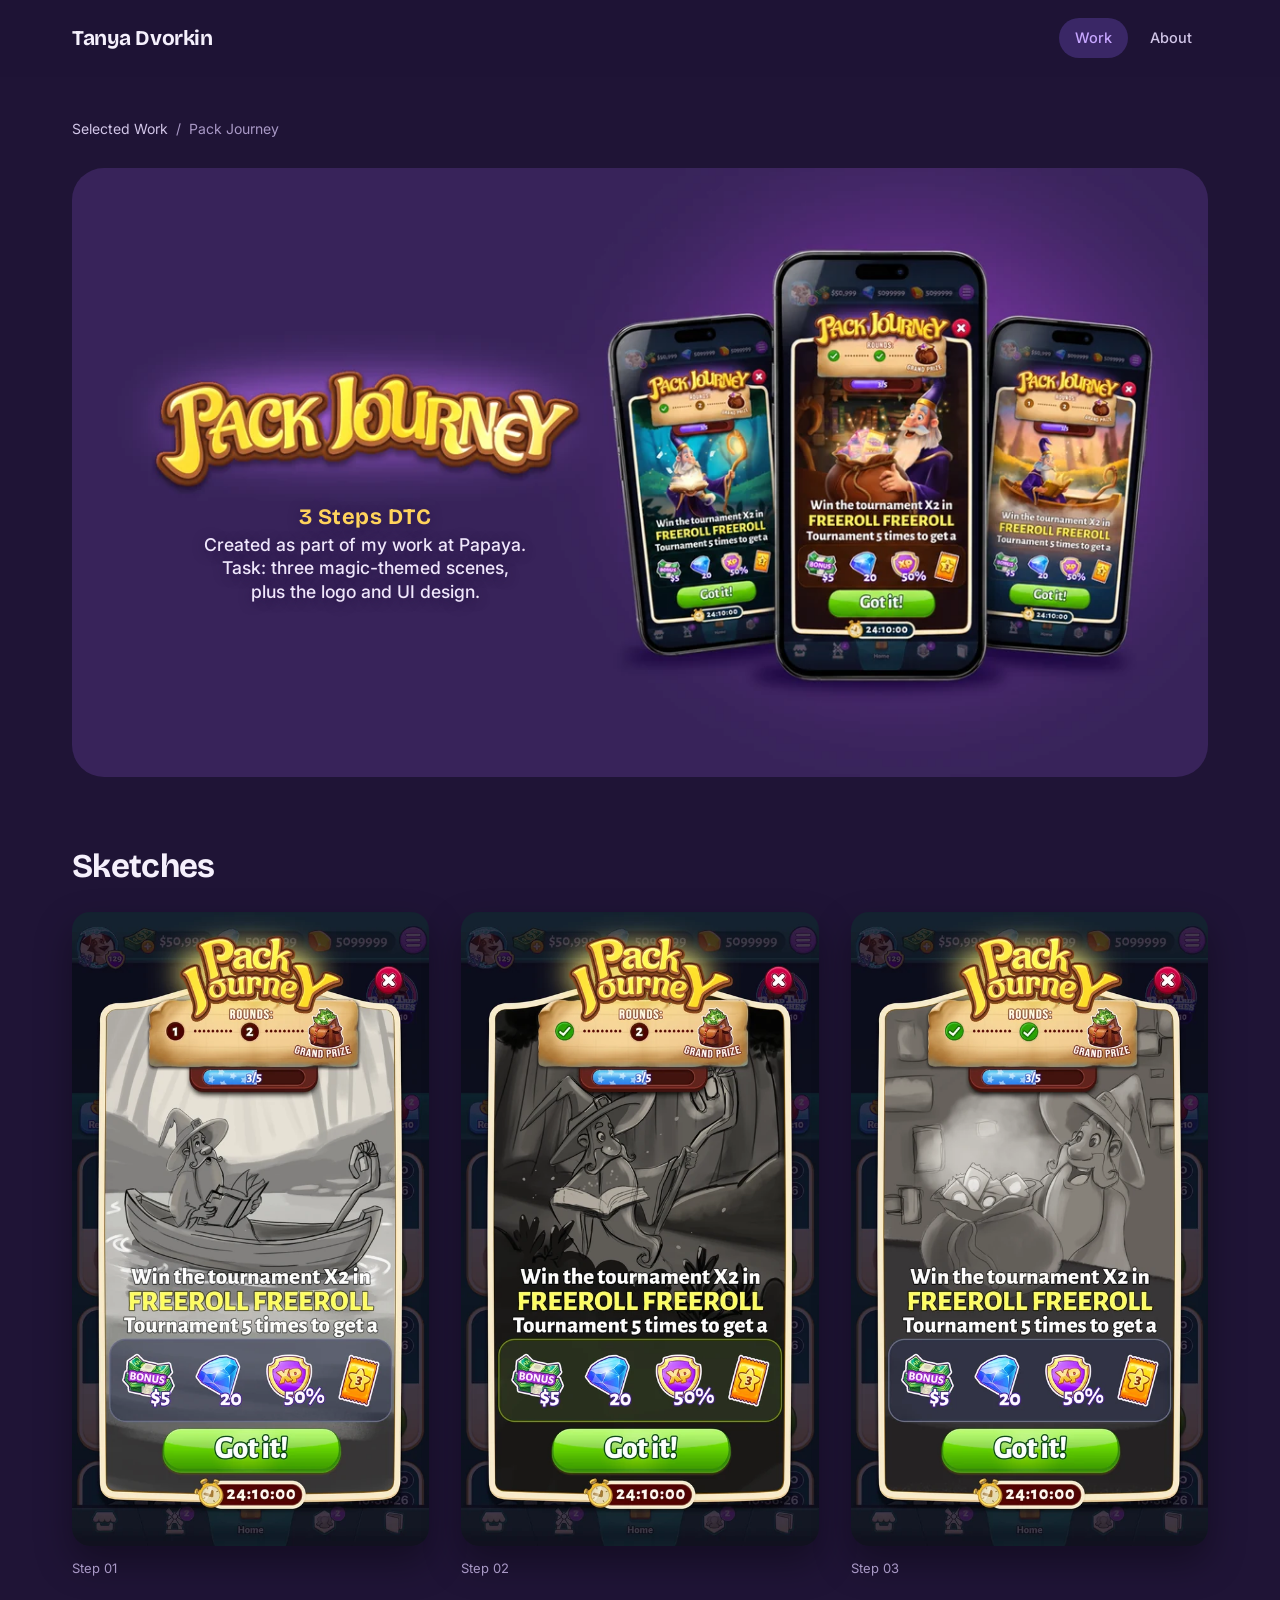
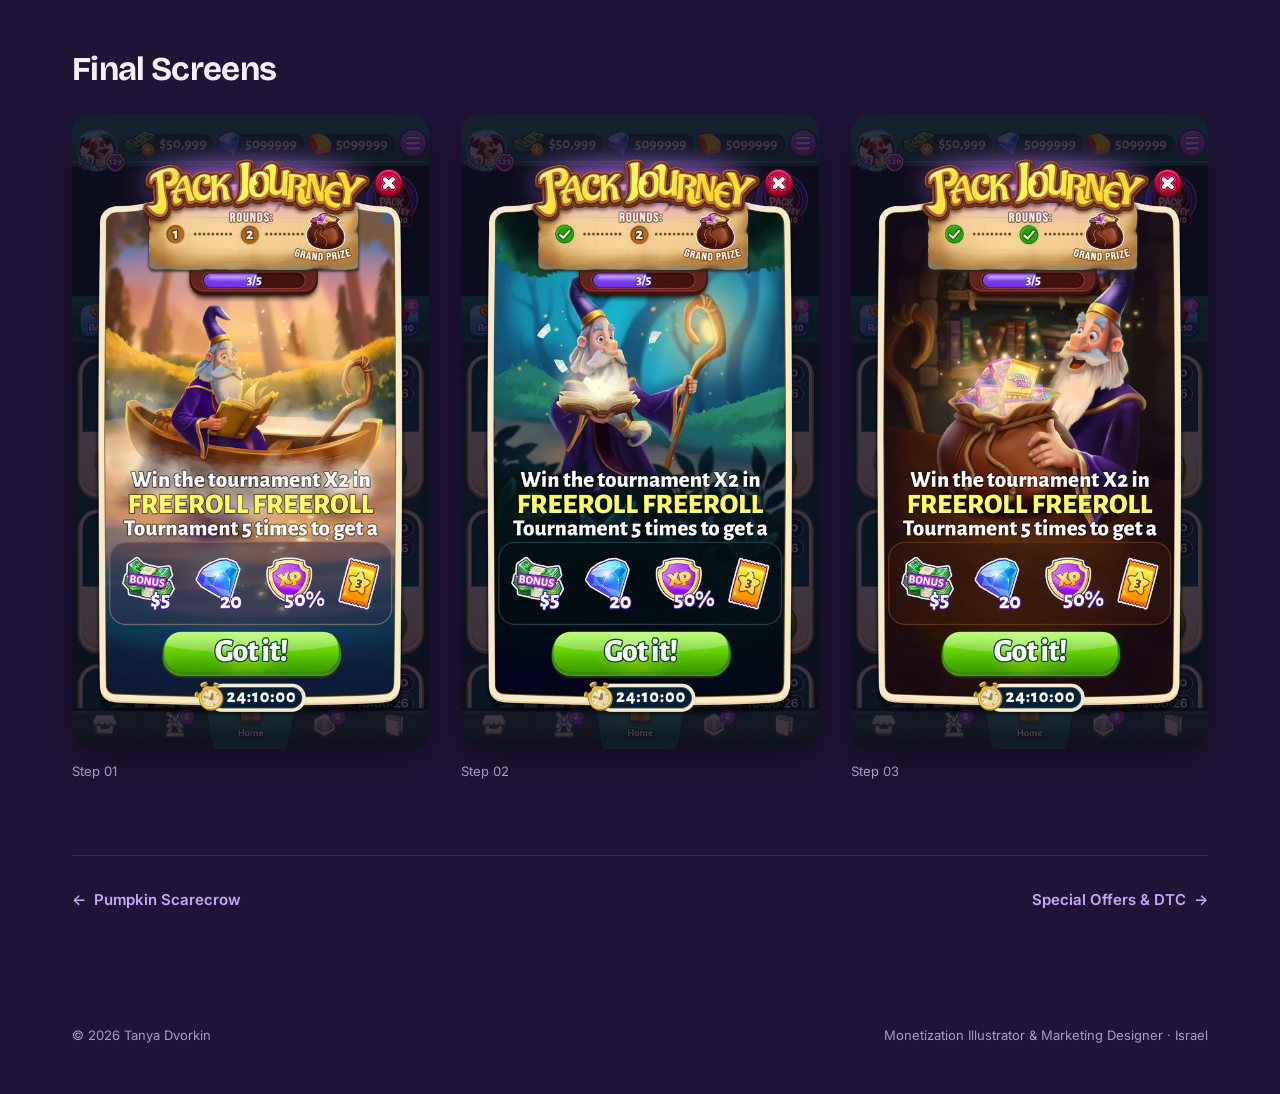
<file: pack-journey.html>
<!doctype html>
<html lang="en">
<head>
<meta charset="utf-8">
<meta name="viewport" content="width=device-width,initial-scale=1">
<title>Pack Journey — 3 Steps DTC — Tanya Dvorkin</title>
<meta name="description" content="Pack Journey, 3 Steps DTC: sketches and final screens by Tanya Dvorkin.">
<meta property="og:title" content="Pack Journey — 3 Steps DTC — Tanya Dvorkin">
<meta property="og:description" content="Pack Journey, 3 Steps DTC: sketches and final screens by Tanya Dvorkin.">
<meta name="theme-color" content="#1f1436">
<link rel="preconnect" href="https://fonts.googleapis.com">
<link rel="preconnect" href="https://fonts.gstatic.com" crossorigin>
<link href="https://fonts.googleapis.com/css2?family=Bricolage+Grotesque:opsz,wght@12..96,600;12..96,700;12..96,800&family=Inter:wght@400;500;600&display=swap" rel="stylesheet">
<link rel="stylesheet" href="styles.css">
<link rel="icon" href="data:image/svg+xml,%3Csvg xmlns='http://www.w3.org/2000/svg' viewBox='0 0 32 32'%3E%3Crect width='32' height='32' rx='8' fill='%232a1a45'/%3E%3Ctext x='16' y='22' text-anchor='middle' font-family='Arial' font-weight='700' font-size='15' fill='%23e3a72f'%3ETD%3C/text%3E%3C/svg%3E">
</head>
<body>
<header class="nav"><div class="nav-inner">
  <a href="index.html" class="logo">Tanya Dvorkin</a>
  <button class="burger" aria-label="Open menu" aria-expanded="false">MENU</button>
  <nav class="links" aria-label="Main">
    <a href="index.html#work" class="active" aria-current="page">Work</a>
    <a href="index.html#about">About</a>
  </nav>
</div></header>

<main class="wrap">
<nav class="crumbs" aria-label="Breadcrumb" style="padding-top:40px"><a href="index.html#work">Selected Work</a><span aria-hidden="true">/</span><span aria-current="page">Pack Journey</span></nav>

<section class="pj-hero reveal" aria-labelledby="pj-title">
  <h1 id="pj-title" class="sr">Pack Journey</h1>
  <div class="banner-wrap">
  <img class="banner" src="assets/projects/pack-journey/pack-journey-hero.webp" srcset="assets/projects/pack-journey/pack-journey-hero-1200.webp 1200w, assets/projects/pack-journey/pack-journey-hero.webp 2400w" sizes="(max-width: 1264px) 100vw, 1200px" width="2400" height="1286" alt="Pack Journey event logo next to the three promotional screens shown on phones" fetchpriority="high">
  <p class="pj-intro"><strong>3 Steps DTC</strong><span>Created as part of my work at Papaya.</span><span>Task: three magic-themed scenes,</span><span>plus the logo and UI design.</span></p>
  </div>
</section>

<section class="sec trio-sec" aria-label="Sketches">
  <h2 class="h3 reveal">Sketches</h2>
  <div class="row3 reveal">
    <figure class="cell">
      <button class="zoom" data-full="assets/projects/pack-journey/pack-journey-step1-sketch.webp" data-alt="Pack Journey step 1, black-and-white concept sketch of the boat scene inside the event frame" aria-label="View step 1 sketch full size">
        <img src="assets/projects/pack-journey/pack-journey-step1-sketch-small.webp" width="563" height="1000" alt="Pack Journey step 1, black-and-white concept sketch of the boat scene inside the event frame" loading="lazy">
      </button>
      <figcaption>Step 01</figcaption>
    </figure>
    <figure class="cell">
      <button class="zoom" data-full="assets/projects/pack-journey/pack-journey-step2-sketch.webp" data-alt="Pack Journey step 2, black-and-white concept sketch of the forest scene inside the event frame" aria-label="View step 2 sketch full size">
        <img src="assets/projects/pack-journey/pack-journey-step2-sketch-small.webp" width="563" height="1000" alt="Pack Journey step 2, black-and-white concept sketch of the forest scene inside the event frame" loading="lazy">
      </button>
      <figcaption>Step 02</figcaption>
    </figure>
    <figure class="cell">
      <button class="zoom" data-full="assets/projects/pack-journey/pack-journey-step3-sketch.webp" data-alt="Pack Journey step 3, black-and-white concept sketch of the bag of packs scene inside the event frame" aria-label="View step 3 sketch full size">
        <img src="assets/projects/pack-journey/pack-journey-step3-sketch-small.webp" width="563" height="1000" alt="Pack Journey step 3, black-and-white concept sketch of the bag of packs scene inside the event frame" loading="lazy">
      </button>
      <figcaption>Step 03</figcaption>
    </figure>
  </div>
</section>

<section class="sec trio-sec" aria-label="Final Screens">
  <h2 class="h3 reveal">Final Screens</h2>
  <div class="row3 reveal">
    <figure class="cell">
      <button class="zoom" data-full="assets/projects/pack-journey/pack-journey-step1-final.webp" data-alt="Pack Journey step 1, final promotional screen: the wizard with the boat, rounds progress and rewards" aria-label="View step 1 screen full size">
        <img src="assets/projects/pack-journey/pack-journey-step1-final-small.webp" width="563" height="1000" alt="Pack Journey step 1, final promotional screen: the wizard with the boat, rounds progress and rewards" loading="lazy">
      </button>
      <figcaption>Step 01</figcaption>
    </figure>
    <figure class="cell">
      <button class="zoom" data-full="assets/projects/pack-journey/pack-journey-step2-final.webp" data-alt="Pack Journey step 2, final promotional screen: the wizard with the forest, rounds progress and rewards" aria-label="View step 2 screen full size">
        <img src="assets/projects/pack-journey/pack-journey-step2-final-small.webp" width="563" height="1000" alt="Pack Journey step 2, final promotional screen: the wizard with the forest, rounds progress and rewards" loading="lazy">
      </button>
      <figcaption>Step 02</figcaption>
    </figure>
    <figure class="cell">
      <button class="zoom" data-full="assets/projects/pack-journey/pack-journey-step3-final.webp" data-alt="Pack Journey step 3, final promotional screen: the wizard with the bag of packs, rounds progress and rewards" aria-label="View step 3 screen full size">
        <img src="assets/projects/pack-journey/pack-journey-step3-final-small.webp" width="563" height="1000" alt="Pack Journey step 3, final promotional screen: the wizard with the bag of packs, rounds progress and rewards" loading="lazy">
      </button>
      <figcaption>Step 03</figcaption>
    </figure>
  </div>
</section>

<div class="next"><a href="character-design.html" class="link"><span class="arr">←</span> Pumpkin Scarecrow</a><a href="special-offers.html" class="link">Special Offers &amp; DTC <span class="arr">→</span></a></div>
</main>
<footer><div class="wrap"><span>© <span class="year">2026</span> Tanya Dvorkin</span><span>Monetization Illustrator &amp; Marketing Designer · Israel</span></div></footer>
<div class="lb" role="dialog" aria-modal="true" aria-label="Full-size artwork"><button class="lb-close" aria-label="Close">CLOSE</button><img alt=""></div>
<script src="script.js"></script>
</body>
</html>
</file>
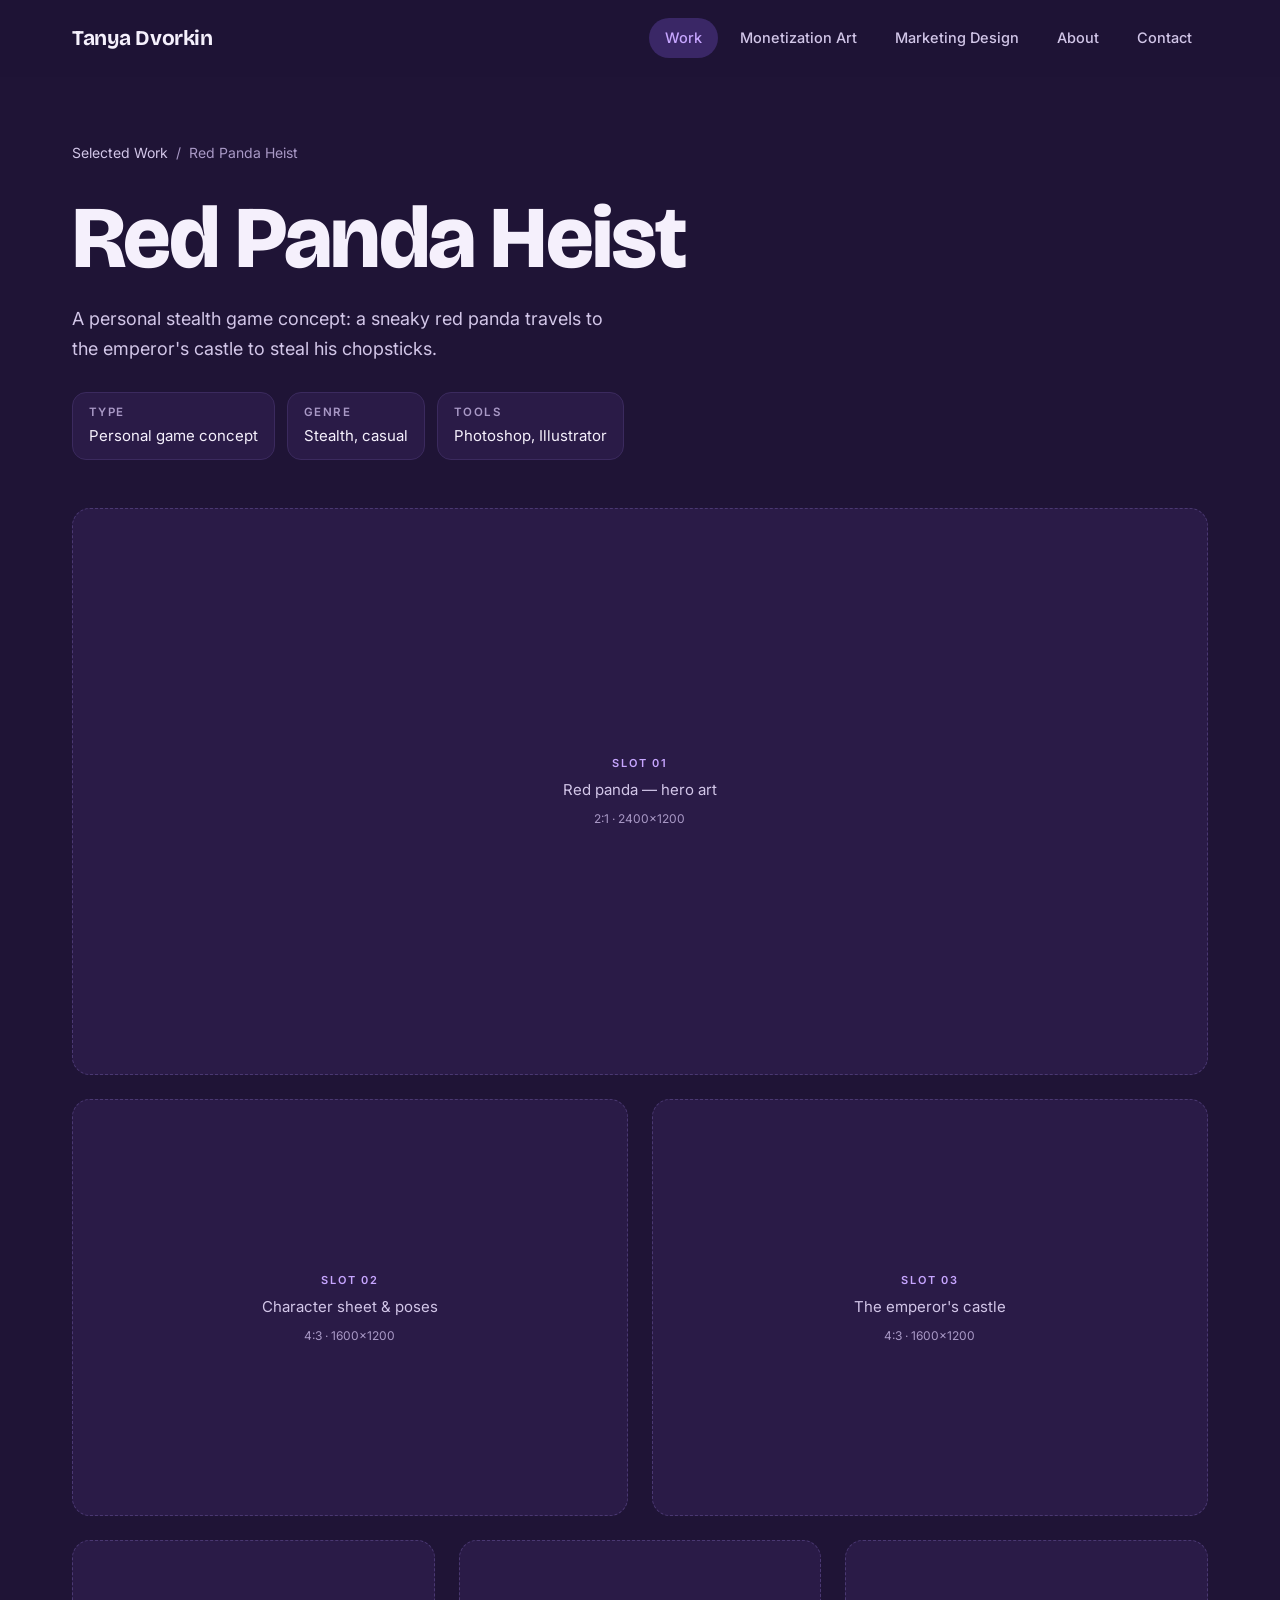
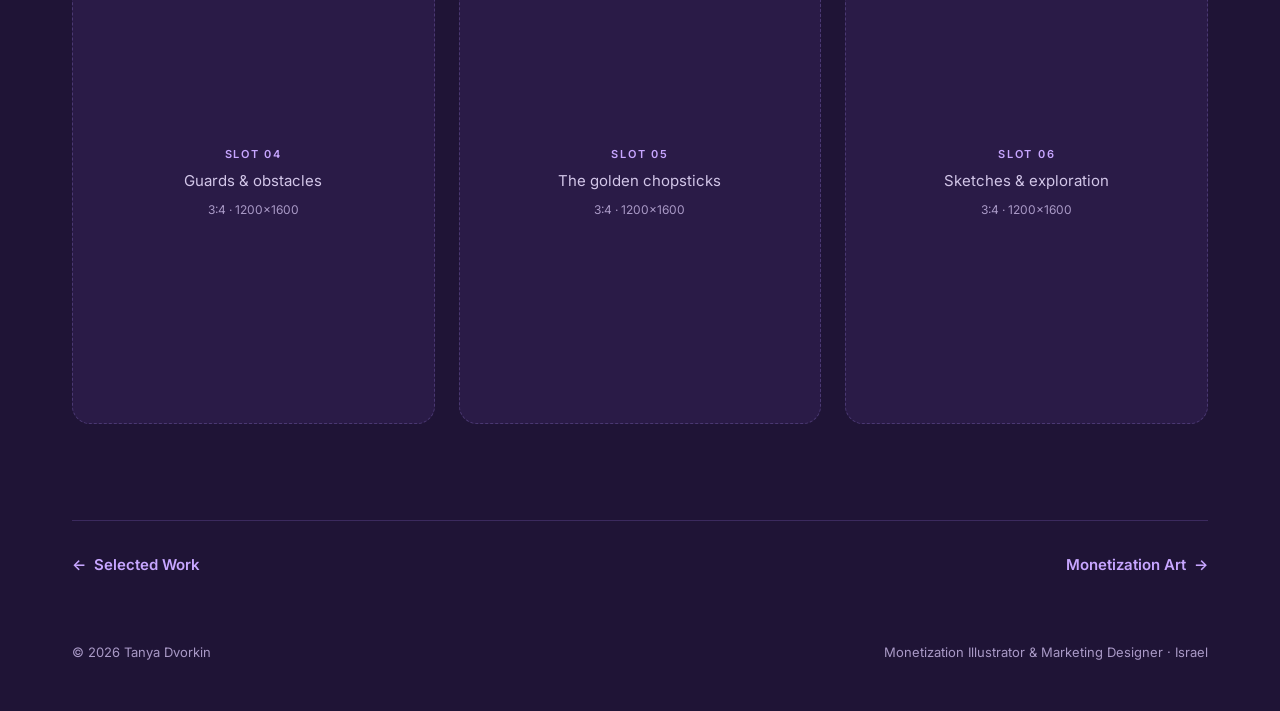
<file: red-panda-heist.html>
<!doctype html>
<html lang="en">
<head>
<meta charset="utf-8">
<meta name="viewport" content="width=device-width,initial-scale=1">
<title>Red Panda Heist — Tanya Dvorkin</title>
<meta name="description" content="A personal stealth game concept: a sneaky red panda travels to the emperor's castle to steal his chopsticks.">
<meta property="og:title" content="Red Panda Heist — Tanya Dvorkin">
<meta property="og:description" content="A personal stealth game concept: a sneaky red panda travels to the emperor's castle to steal his chopsticks.">
<meta name="theme-color" content="#1f1436">
<link rel="preconnect" href="https://fonts.googleapis.com">
<link rel="preconnect" href="https://fonts.gstatic.com" crossorigin>
<link href="https://fonts.googleapis.com/css2?family=Bricolage+Grotesque:opsz,wght@12..96,600;12..96,700;12..96,800&family=Inter:wght@400;500;600&display=swap" rel="stylesheet">
<link rel="stylesheet" href="styles.css">
<link rel="icon" href="data:image/svg+xml,%3Csvg xmlns='http://www.w3.org/2000/svg' viewBox='0 0 32 32'%3E%3Crect width='32' height='32' rx='8' fill='%232a1a45'/%3E%3Ctext x='16' y='22' text-anchor='middle' font-family='Arial' font-weight='700' font-size='15' fill='%23e3a72f'%3ETD%3C/text%3E%3C/svg%3E">
</head>
<body>
<header class="nav"><div class="nav-inner">
  <a href="index.html" class="logo">Tanya Dvorkin</a>
  <button class="burger" aria-label="Open menu" aria-expanded="false">MENU</button>
  <nav class="links" aria-label="Main">
    <a href="index.html#work" class="active" aria-current="page">Work</a>
    <a href="monetization.html">Monetization Art</a>
    <a href="marketing.html">Marketing Design</a>
    <a href="index.html#about">About</a>
    <a href="index.html#contact">Contact</a>
  </nav>
</div></header>

<main class="wrap">
<header class="p-head">
  <nav class="crumbs" aria-label="Breadcrumb"><a href="index.html#work">Selected Work</a><span aria-hidden="true">/</span><span aria-current="page">Red Panda Heist</span></nav>
  <h1 class="reveal">Red Panda Heist</h1>
  <p class="lead reveal">A personal stealth game concept: a sneaky red panda travels to the emperor's castle to steal his chopsticks.</p>
  <div class="meta"><div><small>Type</small><span>Personal game concept</span></div><div><small>Genre</small><span>Stealth, casual</span></div><div><small>Tools</small><span>Photoshop, Illustrator</span></div></div>
</header>
<div class="gallery"><div class="ph g-wide reveal"><span class="num">Slot 01</span><span class="lbl">Red panda — hero art</span><span class="size">2:1 · 2400×1200</span></div><div class="ph g-half reveal"><span class="num">Slot 02</span><span class="lbl">Character sheet & poses</span><span class="size">4:3 · 1600×1200</span></div><div class="ph g-half reveal"><span class="num">Slot 03</span><span class="lbl">The emperor's castle</span><span class="size">4:3 · 1600×1200</span></div><div class="ph g-third reveal"><span class="num">Slot 04</span><span class="lbl">Guards & obstacles</span><span class="size">3:4 · 1200×1600</span></div><div class="ph g-third reveal"><span class="num">Slot 05</span><span class="lbl">The golden chopsticks</span><span class="size">3:4 · 1200×1600</span></div><div class="ph g-third reveal"><span class="num">Slot 06</span><span class="lbl">Sketches & exploration</span><span class="size">3:4 · 1200×1600</span></div></div>
<div class="next" style="margin-top:96px"><a href="index.html#work" class="link"><span class="arr">←</span> Selected Work</a><a href="monetization.html" class="link">Monetization Art <span class="arr">→</span></a></div>
</main>
<footer><div class="wrap"><span>© <span class="year">2026</span> Tanya Dvorkin</span><span>Monetization Illustrator &amp; Marketing Designer · Israel</span></div></footer>
<div class="lb" role="dialog" aria-modal="true" aria-label="Full-size artwork"><button class="lb-close" aria-label="Close">CLOSE</button><img alt=""></div>
<script src="script.js"></script>
</body>
</html>
</file>
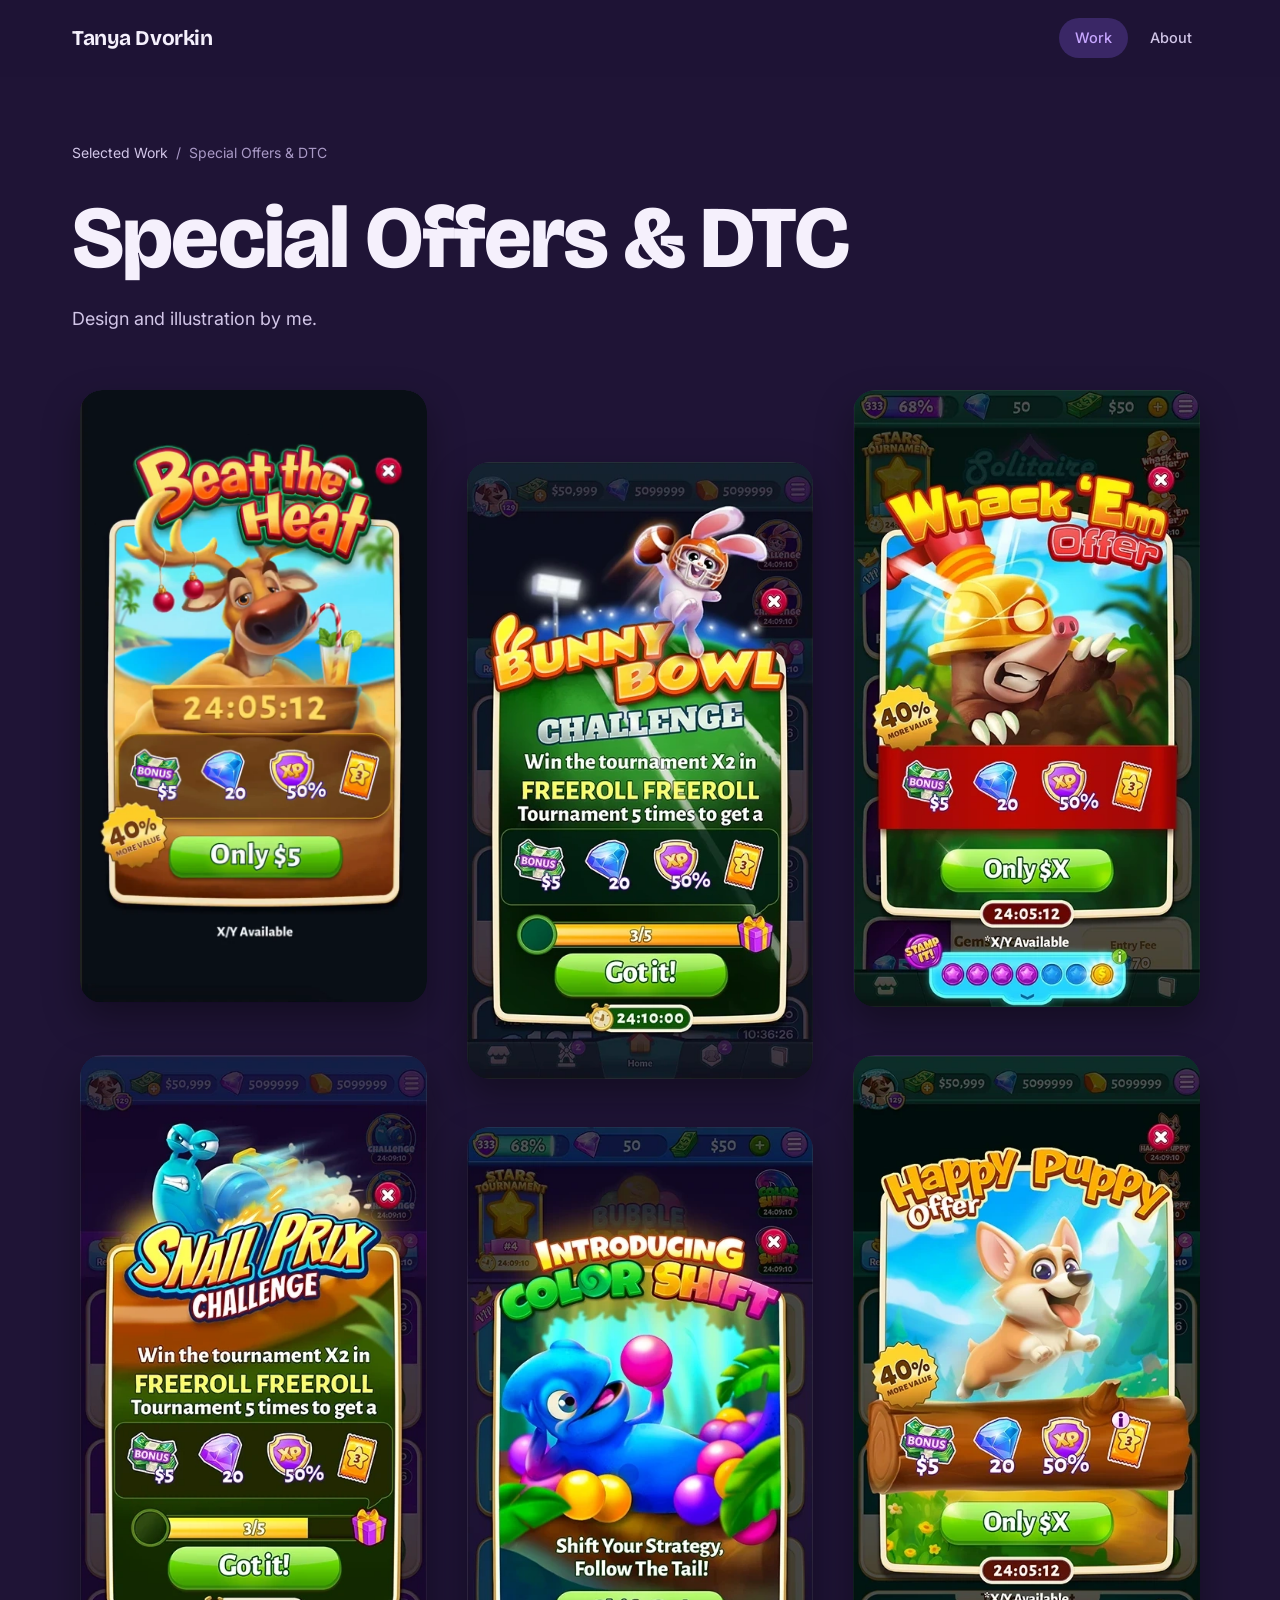
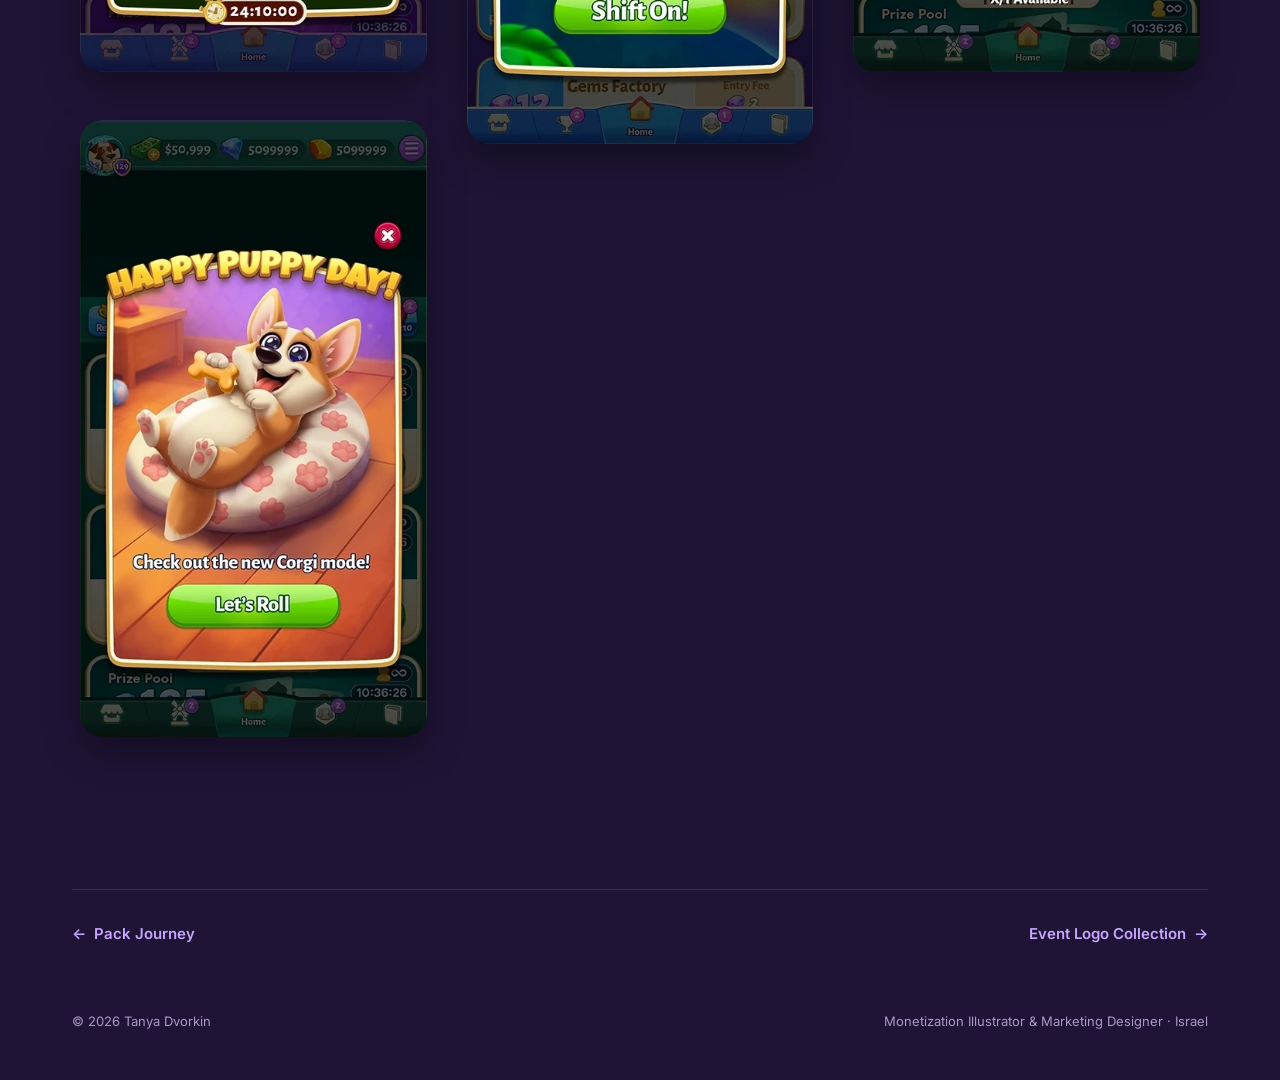
<file: special-offers.html>
<!doctype html>
<html lang="en">
<head>
<meta charset="utf-8">
<meta name="viewport" content="width=device-width,initial-scale=1">
<title>Special Offers & DTC — Tanya Dvorkin</title>
<meta name="description" content="Special offer and DTC promotional screens for casual mobile games by Tanya Dvorkin.">
<meta property="og:title" content="Special Offers & DTC — Tanya Dvorkin">
<meta property="og:description" content="Special offer and DTC promotional screens for casual mobile games by Tanya Dvorkin.">
<meta name="theme-color" content="#1f1436">
<link rel="preconnect" href="https://fonts.googleapis.com">
<link rel="preconnect" href="https://fonts.gstatic.com" crossorigin>
<link href="https://fonts.googleapis.com/css2?family=Bricolage+Grotesque:opsz,wght@12..96,600;12..96,700;12..96,800&family=Inter:wght@400;500;600&display=swap" rel="stylesheet">
<link rel="stylesheet" href="styles.css">
<link rel="icon" href="data:image/svg+xml,%3Csvg xmlns='http://www.w3.org/2000/svg' viewBox='0 0 32 32'%3E%3Crect width='32' height='32' rx='8' fill='%232a1a45'/%3E%3Ctext x='16' y='22' text-anchor='middle' font-family='Arial' font-weight='700' font-size='15' fill='%23e3a72f'%3ETD%3C/text%3E%3C/svg%3E">
</head>
<body>
<header class="nav"><div class="nav-inner">
  <a href="index.html" class="logo">Tanya Dvorkin</a>
  <button class="burger" aria-label="Open menu" aria-expanded="false">MENU</button>
  <nav class="links" aria-label="Main">
    <a href="index.html#work" class="active" aria-current="page">Work</a>
    <a href="index.html#about">About</a>
  </nav>
</div></header>

<main class="wrap">
<header class="p-head">
  <nav class="crumbs" aria-label="Breadcrumb"><a href="index.html#work">Selected Work</a><span aria-hidden="true">/</span><span aria-current="page">Special Offers &amp; DTC</span></nav>
  <h1 class="reveal">Special Offers &amp; DTC</h1>
  <p class="lead reveal">Design and illustration by me.</p>
</header>

<section class="so-grid" aria-label="Promotional screens">
    <figure class="so-tile reveal">
      <button class="zoom" data-full="assets/projects/special-offers/beat-the-heat-poster.webp" data-alt="Beat the Heat Offer promotional screen" aria-label="View Beat the Heat Offer promotional screen full size">
        <video src="assets/projects/special-offers/beat-the-heat.mp4" poster="assets/projects/special-offers/beat-the-heat-poster.webp" width="720" height="1272" muted loop playsinline preload="none" data-autoplay aria-hidden="true"></video>
      </button>
    </figure>
    <figure class="so-tile reveal">
      <button class="zoom" data-full="assets/projects/special-offers/bunny-bowl-challenge-full.webp" data-alt="Bunny Bowl Challenge promotional screen" aria-label="View Bunny Bowl Challenge promotional screen full size">
        <img src="assets/projects/special-offers/bunny-bowl-challenge.webp" width="450" height="801" alt="Bunny Bowl Challenge promotional screen" loading="lazy">
      </button>
    </figure>
    <figure class="so-tile reveal">
      <button class="zoom" data-full="assets/projects/special-offers/whack-em-offer-full.webp" data-alt="Whack &#39;Em Offer promotional screen" aria-label="View Whack &#39;Em Offer promotional screen full size">
        <img src="assets/projects/special-offers/whack-em-offer.webp" width="450" height="802" alt="Whack &#39;Em Offer promotional screen" loading="lazy">
      </button>
    </figure>
    <figure class="so-tile reveal">
      <button class="zoom" data-full="assets/projects/special-offers/snail-prix-challenge-full.webp" data-alt="Snail Prix Challenge promotional screen" aria-label="View Snail Prix Challenge promotional screen full size">
        <img src="assets/projects/special-offers/snail-prix-challenge.webp" width="452" height="803" alt="Snail Prix Challenge promotional screen" loading="lazy">
      </button>
    </figure>
    <figure class="so-tile reveal">
      <button class="zoom" data-full="assets/projects/special-offers/color-shift-intro-full.webp" data-alt="Introducing Color Shift promotional screen" aria-label="View Introducing Color Shift promotional screen full size">
        <img src="assets/projects/special-offers/color-shift-intro.webp" width="451" height="802" alt="Introducing Color Shift promotional screen" loading="lazy">
      </button>
    </figure>
    <figure class="so-tile reveal">
      <button class="zoom" data-full="assets/projects/special-offers/happy-puppy-offer-full.webp" data-alt="Happy Puppy Offer promotional screen" aria-label="View Happy Puppy Offer promotional screen full size">
        <img src="assets/projects/special-offers/happy-puppy-offer.webp" width="450" height="800" alt="Happy Puppy Offer promotional screen" loading="lazy">
      </button>
    </figure>
    <figure class="so-tile reveal">
      <button class="zoom" data-full="assets/projects/special-offers/happy-puppy-day-full.webp" data-alt="Happy Puppy Day promotional screen" aria-label="View Happy Puppy Day promotional screen full size">
        <img src="assets/projects/special-offers/happy-puppy-day.webp" width="449" height="798" alt="Happy Puppy Day promotional screen" loading="lazy">
      </button>
    </figure>
</section>

<div class="next"><a href="pack-journey.html" class="link"><span class="arr">←</span> Pack Journey</a><a href="event-logos.html" class="link">Event Logo Collection <span class="arr">→</span></a></div>
</main>
<footer><div class="wrap"><span>© <span class="year">2026</span> Tanya Dvorkin</span><span>Monetization Illustrator &amp; Marketing Designer · Israel</span></div></footer>
<div class="lb" role="dialog" aria-modal="true" aria-label="Full-size artwork"><button class="lb-close" aria-label="Close">CLOSE</button><img alt=""></div>
<script src="script.js"></script>
</body>
</html>
</file>
<file: styles.css>
/* Tanya Dvorkin — Portfolio · Light editorial */
:root{
  --bg:#faf6f1;
  --surface:#ffffff;
  --tint:#f1eaf6;
  --sand:#efe9e2;
  --ink:#24183a;
  --ink-2:#4a3f5c;
  --muted:#6b6180;
  --line:#e6dde6;
  --accent:#6a3dad;
  --accent-soft:#ece2f8;
  --gold:#e3a72f;
  --deep:#2a1a45;
  --deep-2:#3b2660;
  --display:'Bricolage Grotesque',system-ui,sans-serif;
  --sans:'Inter',system-ui,sans-serif;
  --max:1200px;
  --r:20px;
}
*{box-sizing:border-box;margin:0;padding:0}
html{scroll-behavior:smooth}
body{background:var(--bg);color:var(--ink);font-family:var(--sans);font-size:16px;line-height:1.65;-webkit-font-smoothing:antialiased}
a{color:inherit;text-decoration:none}
img,video{display:block;max-width:100%}
button{font:inherit;color:inherit}
::selection{background:var(--accent);color:#fff}
:focus-visible{outline:2px solid var(--accent);outline-offset:3px;border-radius:6px}
h1,h2,h3{font-family:var(--display);letter-spacing:-.02em;line-height:1.05}
.wrap{max-width:var(--max);margin:0 auto;padding:0 32px}

/* Nav */
.nav{position:sticky;top:0;z-index:30;background:rgba(250,246,241,.9);backdrop-filter:blur(10px);border-bottom:1px solid transparent;transition:border-color .3s}
.nav.scrolled{border-bottom-color:var(--line)}
.nav-inner{max-width:var(--max);margin:auto;display:flex;justify-content:space-between;align-items:center;padding:18px 32px}
.logo{font-family:var(--display);font-weight:700;font-size:21px;letter-spacing:-.02em}
.links{display:flex;gap:6px}
.links a{font-size:14.5px;font-weight:500;padding:8px 16px;border-radius:999px;color:var(--ink-2);transition:background .2s,color .2s}
.links a:hover{background:var(--accent-soft);color:var(--accent)}
.links a.active{background:var(--accent-soft);color:var(--accent)}
.burger{display:none;background:none;border:0;font-size:14px;font-weight:500;letter-spacing:.06em;min-height:44px;padding:0 6px;cursor:pointer}

/* Shared text bits */
.eyebrow{font-size:13px;font-weight:600;letter-spacing:.18em;text-transform:uppercase;color:var(--ink-2)}
.lead{color:var(--ink-2);font-size:18px;max-width:560px}
.swoosh{background-image:linear-gradient(var(--gold),var(--gold));background-repeat:no-repeat;background-size:100% 6px;background-position:0 96%;padding-bottom:4px}
.btn{display:inline-flex;align-items:center;gap:10px;min-height:48px;padding:0 24px;border-radius:999px;font-weight:600;font-size:15px;background:var(--accent);color:#fff;transition:transform .25s,box-shadow .25s,background .25s}
.btn:hover{background:#5a31a0;transform:translateY(-1px);box-shadow:0 10px 24px rgba(106,61,173,.25)}
.link{font-weight:600;font-size:15px;color:var(--accent);display:inline-flex;align-items:center;gap:8px}
.link .arr{transition:transform .25s}
.link:hover .arr{transform:translateX(4px)}
.sec{padding-top:96px;padding-bottom:96px}
.sec-head{display:flex;justify-content:space-between;align-items:flex-end;gap:24px;margin-bottom:40px;flex-wrap:wrap}
.h2{font-size:clamp(32px,4vw,44px);font-weight:700}

/* Home hero */
.hero{display:grid;grid-template-columns:1fr 1fr;gap:48px;align-items:center;padding:72px 0 64px}
.hero h1{font-size:clamp(48px,6.2vw,80px);font-weight:800;margin:20px 0 24px}
.hero .lead{margin-bottom:36px}
.hero-cta{display:flex;align-items:center;gap:28px;flex-wrap:wrap}
.fan{position:relative;height:560px;border-radius:44% 56% 52% 48% / 52% 46% 54% 48%;background:radial-gradient(circle at 50% 45%,#e6d8f6 0,#f1eaf6 55%,rgba(241,234,246,0) 72%)}
.fan img{position:absolute;top:50%;left:50%;width:250px;height:auto;border-radius:18px;box-shadow:0 24px 48px rgba(42,26,69,.22);transition:transform .6s cubic-bezier(.2,.7,.2,1)}
.fan .f1{transform:translate(-118%,-46%) rotate(-9deg)}
.fan .f3{transform:translate(18%,-46%) rotate(9deg)}
.fan .f2{transform:translate(-50%,-52%);z-index:2;width:270px}
.fan:hover .f1{transform:translate(-124%,-47%) rotate(-11deg)}
.fan:hover .f3{transform:translate(24%,-47%) rotate(11deg)}

/* Work cards */
.cards{display:grid;grid-template-columns:repeat(auto-fill,minmax(320px,1fr));gap:28px}
.card{display:flex;flex-direction:column;background:var(--surface);border:1px solid var(--line);border-radius:var(--r);overflow:hidden;transition:transform .35s cubic-bezier(.2,.7,.2,1),box-shadow .35s}
.card:hover{transform:translateY(-4px);box-shadow:0 18px 40px rgba(42,26,69,.12)}
.card .cover{aspect-ratio:4/3;overflow:hidden;background:var(--sand);position:relative}
.card .cover>img{width:100%;height:100%;object-fit:cover;transition:transform .6s}
.card:hover .cover>img{transform:scale(1.03)}
.card-body{display:flex;justify-content:space-between;align-items:center;gap:14px;padding:18px 20px 20px}
.card h3{font-size:20px;font-weight:700;letter-spacing:-.01em}
.card p{font-size:14px;color:var(--muted);line-height:1.45;margin-top:3px}
.go{flex:none;width:40px;height:40px;border-radius:50%;display:grid;place-items:center;background:var(--accent-soft);color:var(--accent);transition:background .25s,color .25s}
.card:hover .go{background:var(--accent);color:#fff}
.go svg{width:18px;height:18px;fill:none;stroke:currentColor;stroke-width:2;stroke-linecap:round;stroke-linejoin:round}
.trio{position:absolute;inset:0;display:flex;justify-content:center;align-items:center;gap:8px;padding:16px;background:linear-gradient(160deg,var(--deep-2),var(--deep))}
.trio img{height:100%;width:auto;border-radius:8px;box-shadow:0 8px 18px rgba(0,0,0,.3);transition:transform .5s}
.card:hover .trio img:nth-child(2){transform:translateY(-4px)}

/* Placeholders */
.ph{width:100%;height:100%;display:flex;flex-direction:column;align-items:center;justify-content:center;gap:6px;text-align:center;padding:20px;background:var(--sand);border:1.5px dashed #d6cbd8}
.ph .num{font-size:11px;font-weight:600;letter-spacing:.16em;text-transform:uppercase;color:var(--accent)}
.ph .lbl{font-size:15px;color:var(--ink-2)}
.ph .size{font-size:12px;color:var(--muted)}

/* About / contact */
.about{display:grid;grid-template-columns:5fr 7fr;gap:64px;align-items:start}
.about .portrait{aspect-ratio:4/5;border-radius:var(--r);overflow:hidden}
.about h3{font-size:clamp(28px,3.2vw,40px);font-weight:700;margin-bottom:24px}
.about p{color:var(--ink-2);font-size:17px;margin-bottom:16px}
.facts{margin:32px 0;border-top:1px solid var(--line)}
.facts div{display:grid;grid-template-columns:140px 1fr;gap:20px;padding:13px 0;border-bottom:1px solid var(--line);font-size:15px}
.facts dt{color:var(--muted)}
.tools{display:flex;flex-wrap:wrap;gap:8px;margin-bottom:32px}
.tools span{font-size:14px;padding:6px 14px;border-radius:999px;background:var(--surface);border:1px solid var(--line)}
.contact{background:var(--deep);color:#fff;border-radius:32px;padding:80px 56px;display:flex;justify-content:space-between;align-items:flex-end;gap:32px;flex-wrap:wrap}
.contact h2{font-size:clamp(40px,5.5vw,72px);font-weight:800;max-width:720px}
.contact h2 em{font-style:normal;color:var(--gold)}
.contact .row{display:flex;gap:14px;flex-wrap:wrap}
.contact .btn{background:#fff;color:var(--deep)}
.contact .btn:hover{background:var(--accent-soft)}
.contact .btn.ghost{background:transparent;color:#fff;border:1px solid rgba(255,255,255,.4)}
.contact .btn.ghost:hover{background:rgba(255,255,255,.1)}

footer{padding:40px 0 48px}
footer .wrap{display:flex;justify-content:space-between;font-size:13px;color:var(--muted)}

/* Inner page head */
.crumbs{display:flex;gap:8px;font-size:14px;color:var(--muted);margin-bottom:28px;flex-wrap:wrap}
.crumbs a{color:var(--ink-2)}
.crumbs a:hover{color:var(--accent)}
.p-head{padding:64px 0 48px}
.p-head h1{font-size:clamp(48px,7vw,88px);font-weight:800}
.p-head .lead{margin-top:20px}
.meta{display:flex;gap:12px;flex-wrap:wrap;margin-top:28px}
.meta div{background:var(--surface);border:1px solid var(--line);border-radius:14px;padding:10px 16px}
.meta small{display:block;font-size:11.5px;font-weight:600;letter-spacing:.12em;text-transform:uppercase;color:var(--muted)}
.meta span{font-size:15px}

/* Collection (Monetization Art) */
.feature{display:grid;grid-template-columns:7fr 5fr;background:var(--surface);border:1px solid var(--line);border-radius:28px;overflow:hidden;transition:box-shadow .35s,transform .35s}
.feature:hover{box-shadow:0 22px 48px rgba(42,26,69,.13);transform:translateY(-3px)}
.feature .visual{position:relative;min-height:440px;background:linear-gradient(160deg,var(--deep-2),var(--deep));display:flex;justify-content:center;align-items:center;gap:14px;padding:36px}
.feature .visual img{width:30%;height:auto;border-radius:12px;box-shadow:0 14px 30px rgba(0,0,0,.35);transition:transform .6s cubic-bezier(.2,.7,.2,1)}
.feature .visual img:nth-child(2){transform:translateY(-14px)}
.feature:hover .visual img:nth-child(2){transform:translateY(-22px)}
.feature .text{padding:48px 44px;display:flex;flex-direction:column;justify-content:center;gap:16px}
.feature h2{font-size:clamp(36px,4vw,52px);font-weight:800}
.feature p{color:var(--ink-2)}
.tag{display:inline-block;align-self:flex-start;font-size:12px;font-weight:600;letter-spacing:.14em;text-transform:uppercase;color:var(--accent);background:var(--accent-soft);padding:6px 12px;border-radius:999px}

/* Case study */
.cs-hero{position:relative;background:linear-gradient(150deg,var(--deep-2) 0%,var(--deep) 60%);color:#fff;border-radius:36px;display:grid;grid-template-columns:1fr 1fr;gap:32px;align-items:center;padding:72px 64px;overflow:hidden}
.cs-hero .eyebrow{color:#cdbbe9}
.cs-hero h1{font-size:clamp(56px,7.5vw,104px);font-weight:800;margin:18px 0 22px}
.cs-hero p{color:#e3d9f2;font-size:18px;max-width:480px}
.cs-hero dl{margin-top:32px;display:grid;gap:14px;max-width:460px}
.cs-hero dl div{display:grid;grid-template-columns:110px 1fr;gap:16px;font-size:15px;border-top:1px solid rgba(255,255,255,.14);padding-top:12px}
.cs-hero dt{color:#b9a8d8}
.stack{position:relative;height:620px}
.stack button{position:absolute;top:50%;left:50%;border:0;background:none;padding:0;cursor:zoom-in}
.stack img{width:100%;height:auto;border-radius:16px;box-shadow:0 26px 54px rgba(0,0,0,.4)}
.stack .s1{width:220px;transform:translate(-128%,-47%) rotate(-7deg)}
.stack .s2{width:220px;transform:translate(28%,-47%) rotate(7deg)}
.stack .s3{width:300px;transform:translate(-50%,-50%);z-index:2}
.stack .s1 img,.stack .s2 img{filter:saturate(.9)}

.steps{display:flex;flex-direction:column;gap:96px}
.step{display:grid;grid-template-columns:minmax(0,1fr) 340px 340px;gap:40px;align-items:center}
.step .n{font-family:var(--display);font-size:96px;font-weight:800;line-height:.9;color:var(--accent-soft);-webkit-text-stroke:1.5px var(--accent);letter-spacing:-.04em}
.step h3{font-size:30px;font-weight:700;margin:20px 0 12px}
.step p{color:var(--ink-2);max-width:340px}
.media figcaption{font-size:13px;color:var(--muted);margin-top:12px;display:flex;justify-content:space-between}
.zoom{display:block;width:100%;border:0;background:none;padding:0;cursor:zoom-in;border-radius:18px;overflow:hidden;box-shadow:0 16px 36px rgba(42,26,69,.16)}
.zoom img{width:100%;height:auto;transition:transform .6s}
.zoom:hover img{transform:scale(1.02)}
.vid{width:100%;height:auto;border-radius:18px;background:var(--deep);box-shadow:0 16px 36px rgba(42,26,69,.16)}

.sketches{display:grid;grid-template-columns:repeat(3,minmax(0,1fr));gap:28px}
.sketch{background:var(--sand);border-radius:24px;padding:28px}
.sketch .zoom{box-shadow:0 10px 24px rgba(42,26,69,.1)}
.sketch figcaption{font-size:13px;color:var(--muted);margin-top:14px}

.next{display:flex;justify-content:space-between;align-items:center;gap:20px;border-top:1px solid var(--line);padding:32px 0 24px;flex-wrap:wrap}

/* Simple project galleries (other categories) */
.gallery{display:grid;grid-template-columns:repeat(6,minmax(0,1fr));gap:24px}
.gallery .ph{border-radius:18px}
.g-wide{grid-column:span 6;aspect-ratio:2/1}
.g-half{grid-column:span 3;aspect-ratio:4/3}
.g-third{grid-column:span 2;aspect-ratio:3/4}
.gallery .art{grid-column:span 6;border-radius:18px;overflow:hidden}

/* Lightbox */
.lb{position:fixed;inset:0;z-index:100;background:rgba(26,16,44,.94);display:none;align-items:center;justify-content:center;padding:32px}
.lb.open{display:flex}
.lb img{max-width:92vw;max-height:90vh;width:auto;height:auto;border-radius:12px}
.lb-close{position:absolute;top:18px;right:22px;min-width:44px;min-height:44px;background:none;border:0;color:#fff;font-size:14px;font-weight:600;letter-spacing:.08em;cursor:pointer}

/* Reveal */
.reveal{opacity:0;transform:translateY(18px);transition:opacity .9s ease,transform .9s cubic-bezier(.2,.7,.2,1)}
.reveal.in{opacity:1;transform:none}
@media (prefers-reduced-motion:reduce){
  html{scroll-behavior:auto}
  .reveal{opacity:1;transform:none;transition:none}
  *{transition:none!important;animation:none!important}
}

/* Responsive */
@media (max-width:1060px){
  .step{grid-template-columns:1fr 1fr;gap:28px}
  .step .txt{grid-column:1/-1}
  .step p{max-width:560px}
  .cs-hero{grid-template-columns:1fr;padding:56px 40px}
  .stack{height:560px}
}
@media (max-width:900px){
  .hero{grid-template-columns:1fr;padding-top:48px}
  .fan{height:460px}
  .fan img{width:200px}.fan .f2{width:220px}
  .about,.feature{grid-template-columns:1fr}
  .feature .visual{min-height:380px}
  .about .portrait{max-width:420px}
}
@media (max-width:640px){
  .wrap,.nav-inner{padding-left:16px;padding-right:16px}
  .burger{display:block}
  .links{display:none;position:absolute;top:100%;left:0;right:0;flex-direction:column;gap:2px;background:var(--bg);border-bottom:1px solid var(--line);padding:8px 16px 14px}
  .links.open{display:flex}
  .links a{padding:12px 14px}
  .sec{padding-top:64px;padding-bottom:64px}
  .fan{height:380px}
  .fan img{width:150px}.fan .f2{width:170px}
  .cs-hero{padding:44px 22px;border-radius:24px}
  .stack{height:440px}
  .stack .s1,.stack .s2{width:160px}.stack .s3{width:210px}
  .step{grid-template-columns:1fr;gap:24px}
  .step .media{max-width:420px;width:100%;margin:0 auto}
  .step .n{font-size:72px}
  .steps{gap:72px}
  .sketches{display:flex;overflow-x:auto;scroll-snap-type:x mandatory;gap:16px;margin:0 -16px;padding:0 16px 8px}
  .sketch{flex:0 0 82%;scroll-snap-align:center;padding:18px}
  .feature .visual{min-height:300px;padding:24px}
  .feature .text{padding:32px 24px}
  .contact{padding:48px 24px;border-radius:24px}
  .facts div{grid-template-columns:110px 1fr}
  .gallery{grid-template-columns:1fr}
  .g-wide,.g-half,.g-third,.gallery .art{grid-column:span 1}
  footer .wrap{flex-direction:column;gap:6px}
}
.sr{position:absolute;width:1px;height:1px;overflow:hidden;clip:rect(0 0 0 0);white-space:nowrap}
.card .cat{display:block;font-size:12px;font-weight:600;letter-spacing:.12em;text-transform:uppercase;color:var(--accent);margin-bottom:6px}
.card.wide{grid-column:span 2}
.card.wide .cover{aspect-ratio:auto;flex:1;min-height:300px}
.card.wide .trio{gap:14px;padding:22px}
.browse{margin-top:32px;font-size:15px;color:var(--muted);display:flex;gap:12px;align-items:center;flex-wrap:wrap}
@media (max-width:760px){.card.wide{grid-column:auto}.card.wide .cover{aspect-ratio:4/3;min-height:0}}
body{overflow-x:clip}
/* Pack Journey v2: art-first */
.cs-hero .sub{font-family:var(--display);font-weight:600;font-size:clamp(22px,2.4vw,30px);color:#e3a72f;margin-top:-6px}
.cs-hero h1{margin:0 0 18px}
.h3{font-family:var(--display);font-size:clamp(26px,2.6vw,34px);font-weight:700;margin-bottom:28px}
.trio-sec{padding:72px 0 0}
.trio-sec + .next,.trio-sec:last-of-type{padding-bottom:72px}
.row3{display:grid;grid-template-columns:repeat(3,minmax(0,1fr));gap:32px}
.cell figcaption{font-size:13px;color:var(--muted);margin-top:12px}
@media (max-width:640px){
  .trio-sec{padding-top:56px}
  .row3{display:flex;overflow-x:auto;scroll-snap-type:x mandatory;gap:16px;margin:0 -16px;padding:0 16px 8px}
  .cell{flex:0 0 82%;scroll-snap-align:center}
}
.pj-hero .banner{width:100%;height:auto;border-radius:32px;background:#3a2266}
.pj-intro{margin-top:24px;font-size:18px;color:var(--ink-2)}
.pj-intro strong{font-family:var(--display);font-weight:700;color:var(--ink)}
@media (max-width:640px){.pj-hero .banner{border-radius:18px}.pj-intro{font-size:16px;margin-top:16px}}
/* Hero line placed under the logo, over the banner */
.banner-wrap{position:relative;container-type:inline-size}
.banner-wrap .pj-intro{position:absolute;left:25.8%;top:55%;transform:translateX(-50%);margin:0;text-align:center;color:#fff;font-size:1.55cqw;line-height:1.35;white-space:nowrap;text-shadow:0 2px 12px rgba(30,12,60,.55)}
.banner-wrap .pj-intro strong{display:block;color:#ffd35c;font-size:1.25em;letter-spacing:.02em}
.banner-wrap .pj-intro span{display:block;color:#efe6fb;font-weight:500}
@media (max-width:640px){
  .banner-wrap .pj-intro{position:static;transform:none;text-align:left;color:var(--ink-2);font-size:16px;margin-top:16px;white-space:normal;text-shadow:none}
  .banner-wrap .pj-intro strong{color:var(--ink);display:block;font-size:1.1em;margin-bottom:2px}
  .banner-wrap .pj-intro span{display:inline;color:var(--ink-2)}
  .banner-wrap .pj-intro span::before{content:" "}
}

/* ===== Dark purple theme ===== */
:root{
  --bg:#1f1436;
  --surface:#2a1b47;
  --tint:#2f1e50;
  --sand:#2a1b47;
  --ink:#f5f0fc;
  --ink-2:#d2c6e8;
  --muted:#a999c6;
  --line:#3b2a5e;
  --accent:#c7a6ff;
  --accent-soft:#3a2766;
  --gold:#f2bd45;
  --deep:#2a1a4d;
  --deep-2:#3b2660;
}
body{background:var(--bg)}
.nav{background:rgba(31,20,54,.86)}
.btn{background:var(--gold);color:#22153b}
.btn:hover{background:#ffd06a;box-shadow:0 10px 24px rgba(242,189,69,.25)}
.card{border-color:var(--line)}
.card:hover{box-shadow:0 20px 44px rgba(0,0,0,.35)}
.card:hover .go{background:var(--accent);color:#22153b}
.card .cover>img.fit{object-fit:contain}
.card.wide .cover{aspect-ratio:2400/1286;flex:none;min-height:0}
.ph{border-color:#4a3872}
.fan{background:radial-gradient(circle at 50% 45%,#40276f 0,#2c1b4e 55%,rgba(31,20,54,0) 72%)}
.feature{border-color:var(--line)}
.feature:hover{box-shadow:0 22px 48px rgba(0,0,0,.35)}
.feature .banner-visual{padding:0;min-height:0;background:#38235a;display:block}
.feature .banner-visual img{width:100%;height:100%;object-fit:cover;border-radius:0;box-shadow:none;transform:none!important}
.contact{background:linear-gradient(150deg,#3b2466,#2a1a4d);border:1px solid var(--line)}
.contact .btn{background:var(--gold);color:#22153b}
.contact .btn:hover{background:#ffd06a}
.tools span{background:var(--surface)}
.zoom,.vid,.card{box-shadow:none}
.zoom{box-shadow:0 16px 36px rgba(0,0,0,.35)}
::selection{background:var(--gold);color:#22153b}
@media (max-width:760px){.card.wide .cover{aspect-ratio:2400/1286}}
.card:not(.wide) .cover{flex:1 0 auto}
/* Home: image collage hero (no text) */
.collage{display:flex;gap:14px;max-width:1600px;margin:0 auto;padding:32px 24px 8px}
.collage a{flex:var(--r) 1 0;min-width:0;aspect-ratio:var(--r);border-radius:18px;overflow:hidden;background:var(--surface);box-shadow:0 18px 40px rgba(8,2,20,.35)}
.collage img{display:block;width:100%;height:100%;object-fit:cover;transition:transform .6s cubic-bezier(.2,.7,.2,1)}
.collage a:hover img{transform:scale(1.03)}
.collage a:focus-visible{outline:3px solid var(--accent);outline-offset:3px}
@media (max-width:640px){
  .collage{overflow-x:auto;scroll-snap-type:x mandatory;scroll-padding-inline:16px;padding:20px 16px 4px;gap:10px;scrollbar-width:none}
  .collage::-webkit-scrollbar{display:none}
  .collage a{flex:0 0 auto;height:58vh;max-height:520px;scroll-snap-align:start;border-radius:14px}
}
@media (prefers-reduced-motion:reduce){.collage img{transition:none}.collage a:hover img{transform:none}}
/* Event Logo Collection: asymmetric editorial grid (pattern repeats every 9 logos) */
.lg-grid{display:grid;grid-template-columns:repeat(12,1fr);gap:22px;padding:8px 0 88px}
.lg-tile{grid-column:span 4;margin:0;min-height:clamp(220px,22vw,300px)}
.lg-tile:nth-child(9n+1){grid-column:span 7}
.lg-tile:nth-child(9n+2){grid-column:span 5}
.lg-tile:nth-child(9n+6){grid-column:span 5}
.lg-tile:nth-child(9n+7){grid-column:span 7}
.lg-tile:nth-child(9n+8),.lg-tile:nth-child(9n+9){grid-column:span 6}
.lg-tile .zoom{display:flex;align-items:center;justify-content:center;width:100%;height:100%;min-height:inherit;padding:36px;border:1px solid rgba(199,166,255,.10);border-radius:24px;cursor:zoom-in;
  background:var(--bg,#1a0520);
  transition:transform .45s cubic-bezier(.2,.7,.2,1),border-color .45s,box-shadow .45s}
.lg-tile img{display:block;width:auto;height:auto;max-width:min(100%,var(--lw,360px));max-height:100%;border-radius:0;box-shadow:none;
  -webkit-mask-image:linear-gradient(to right,transparent,#000 30px,#000 calc(100% - 30px),transparent),linear-gradient(to bottom,transparent,#000 30px,#000 calc(100% - 30px),transparent);
  -webkit-mask-composite:source-in;mask-image:linear-gradient(to right,transparent,#000 30px,#000 calc(100% - 30px),transparent),linear-gradient(to bottom,transparent,#000 30px,#000 calc(100% - 30px),transparent);mask-composite:intersect;
  transition:transform .45s cubic-bezier(.2,.7,.2,1)}
.lg-tile .zoom:hover,.lg-tile .zoom:focus-visible{transform:translateY(-4px);border-color:rgba(199,166,255,.32);box-shadow:0 20px 44px rgba(8,2,20,.45)}
.lg-tile .zoom:hover img{transform:scale(1.05)}
.lg-tile .zoom:focus-visible{outline:3px solid var(--accent);outline-offset:3px}
.lb img.up{width:min(88vw,720px);max-height:none}
@media (max-width:900px){.lg-grid{grid-template-columns:repeat(2,1fr);gap:14px}.lg-tile,.lg-tile:nth-child(n){grid-column:span 1;min-height:180px}.lg-tile:nth-child(3n+1){grid-column:span 2}.lg-tile .zoom{padding:22px;border-radius:18px}}
@media (max-width:480px){.lg-tile,.lg-tile:nth-child(n){grid-column:span 2;min-height:170px}}
@media (prefers-reduced-motion:reduce){.lg-tile .zoom,.lg-tile img{transition:none}.lg-tile .zoom:hover,.lg-tile .zoom:hover img{transform:none}}
/* Special Offers & DTC: staggered 3-column gallery of vertical screens */
.so-grid{display:grid;grid-template-columns:repeat(3,minmax(0,1fr));gap:48px 40px;max-width:1120px;margin:0 auto;padding:8px 0 152px}
.so-tile{margin:0;--y:0px}
.so-tile:nth-child(3n+2){--y:72px}
.so-tile.reveal,.so-tile.reveal.in{transform:translateY(var(--y))}
.so-tile.reveal:not(.in){transform:translateY(calc(var(--y) + 24px))}
.so-tile .zoom{display:block;width:100%;padding:0;border:0;background:none;cursor:zoom-in;border-radius:22px}
.so-tile img{display:block;width:100%;height:auto;aspect-ratio:450/801;object-fit:contain;border-radius:22px;
  box-shadow:0 1px 0 rgba(199,166,255,.12) inset,0 22px 50px rgba(8,2,20,.5);transition:transform .45s cubic-bezier(.2,.7,.2,1),box-shadow .45s}
.so-tile .zoom:hover img,.so-tile .zoom:focus-visible img{transform:translateY(-6px);box-shadow:0 0 0 1px rgba(199,166,255,.35),0 32px 64px rgba(8,2,20,.6)}
.so-tile .zoom:focus-visible{outline:3px solid var(--accent);outline-offset:4px}
.feature .so-visual{display:flex;gap:4%;align-items:center;justify-content:center;padding:28px 6%;background:radial-gradient(ellipse at 50% 60%,#3d2763 0,#241640 75%)}
.feature .so-visual img{width:28%;height:auto;border-radius:10px;box-shadow:0 14px 30px rgba(8,2,20,.5);transform:none!important}
.feature .so-visual img:nth-child(2){width:31%}
@media (max-width:900px){.so-grid{grid-template-columns:repeat(2,minmax(0,1fr));gap:32px 24px;padding-bottom:120px}
  .so-tile:nth-child(n){--y:0px}.so-tile:nth-child(2n){--y:56px}}
@media (max-width:560px){.so-grid{grid-template-columns:1fr;gap:28px;max-width:420px;padding-bottom:72px}
  .so-tile:nth-child(n){--y:0px}}
@media (prefers-reduced-motion:reduce){.so-tile img{transition:none}.so-tile .zoom:hover img{transform:none}}
/* Home: 2x2 Selected Work, category pills, Special Offers cover */
#work .cards{grid-template-columns:repeat(2,minmax(0,1fr))}
@media (max-width:760px){#work .cards{grid-template-columns:1fr}}
.cat-pills{display:flex;gap:10px;flex-wrap:wrap}
.cat-pills a{display:inline-flex;align-items:center;gap:8px;padding:11px 20px;border-radius:999px;border:1px solid var(--line);background:var(--surface);color:var(--ink);font-weight:600;font-size:15px;transition:background .2s,border-color .2s,color .2s}
.cat-pills a:hover{background:var(--accent-soft);border-color:var(--accent);color:var(--accent)}
.cat-pills a:focus-visible{outline:3px solid var(--accent);outline-offset:3px}
.card .cover .so-cover{position:absolute;inset:0;display:flex;align-items:center;justify-content:center;gap:4%;background:radial-gradient(ellipse at 50% 60%,#3d2763 0,#241640 78%);transition:transform .6s}
.card .cover .so-cover img{width:26%;height:auto;max-height:84%;object-fit:contain;border-radius:10px;box-shadow:0 14px 30px rgba(8,2,20,.5)}
.card .cover .so-cover img:nth-child(2){width:29%;max-height:92%}
.card:hover .cover .so-cover{transform:scale(1.03)}
/* Special Offers: animated tile */
.so-tile video{display:block;width:100%;height:auto;aspect-ratio:720/1272;object-fit:cover;border-radius:22px;background:#0b0f18;
  box-shadow:0 1px 0 rgba(199,166,255,.12) inset,0 22px 50px rgba(8,2,20,.5);transition:transform .45s cubic-bezier(.2,.7,.2,1),box-shadow .45s}
.so-tile .zoom:hover video,.so-tile .zoom:focus-visible video{transform:translateY(-6px);box-shadow:0 0 0 1px rgba(199,166,255,.35),0 32px 64px rgba(8,2,20,.6)}
@media (prefers-reduced-motion:reduce){.so-tile video{transition:none}.so-tile .zoom:hover video{transform:none}}
</file>
